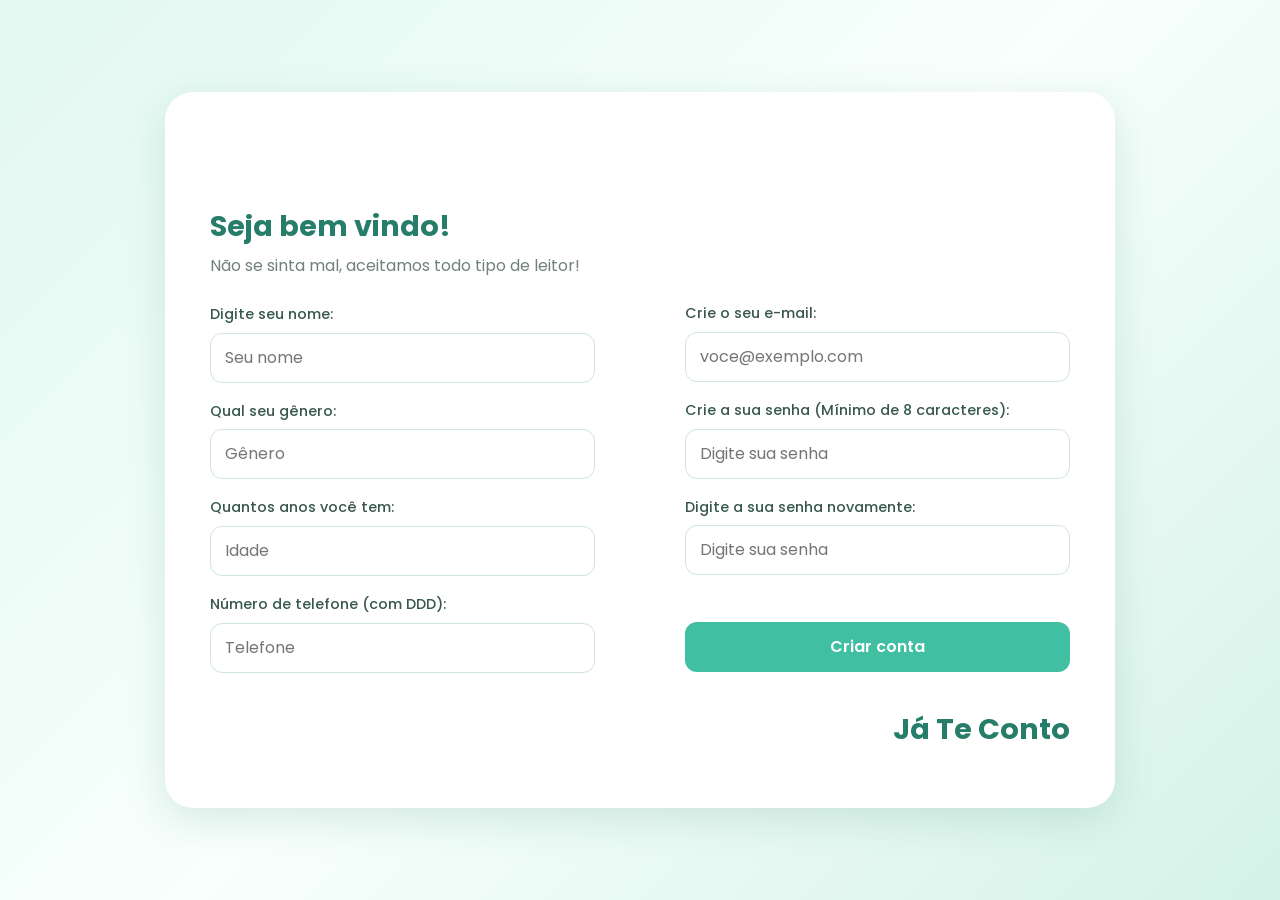
<file: JATeConto/cadastro.html>
<!DOCTYPE html>
<html lang="pt-br">
<head>
    <meta charset="UTF-8">
    <meta name="viewport" content="width=device-width, initial-scale=1.0">

    <title>Já Te Conto | Cadastro</title>

    <link href="https://cdn.jsdelivr.net/npm/bootstrap@5.0.2/dist/css/bootstrap.min.css"
          rel="stylesheet">

    <link rel="preconnect" href="https://fonts.googleapis.com">
    <link rel="preconnect" href="https://fonts.gstatic.com" crossorigin>
    <link href="https://fonts.googleapis.com/css2?family=Poppins:wght@400;500;600;700&display=swap"
          rel="stylesheet">

    <link rel="stylesheet" href="assets/cadastro_style.css">
</head>

<body class="pagina-login">

    <main class="tela-acesso">

        <section class="caixa-acesso">

            <div class="lado-capitu">
                
                <h2>Seja bem vindo!</h2>

                <p class="texto-apoio">
                    Não se sinta mal, aceitamos todo tipo de leitor!
                </p>

                <form id="formLogin">

                    <div class="campo-acesso">
                        <label for="email">Digite seu nome:</label>
                        <input
                            type="name"
                            id="name"
                            name="name"
                            placeholder="Seu nome"
                            autocomplete="name"
                            required>
                    </div>

                    <div class="campo-acesso">
                        <label for="email">Qual seu gênero:</label>
                        <input
                            type="gender"
                            id="gender"
                            name="gender"
                            placeholder="Gênero"
                            autocomplete="gender"
                            required>
                    </div>

                    <div class="campo-acesso">
                        <label for="email">Quantos anos você tem:</label>
                        <input
                            type="age"
                            id="age"
                            name="age"
                            placeholder="Idade"
                            autocomplete="age"
                            required>
                    </div>

                    <div class="campo-acesso">
                        <label for="email">Número de telefone (com DDD):</label>
                        <input
                            type="phonenumber"
                            id="phonenumber"
                            name="phonenumber"
                            placeholder="Telefone"
                            autocomplete="phonenumber"
                            required>
                    </div>

                </form>

            </div>

            <div class="lado-formulario">

                <form id="formLogin">

                    <div class="campo-acesso">
                        <label for="email">Crie o seu e-mail:</label>
                        <input
                            type="email"
                            id="email"
                            name="email"
                            placeholder="voce@exemplo.com"
                            autocomplete="email"
                            required>
                    </div>

                    <div class="campo-acesso">
                        <label for="senha">Crie a sua senha (Mínimo de 8 caracteres):</label>
                        <input
                            type="password"
                            id="senha"
                            name="senha"
                            placeholder="Digite sua senha"
                            autocomplete="current-password"
                            required>
                    </div>

                    <div class="campo-acesso">
                        <label for="senha">Digite a sua senha novamente:</label>
                        <input
                            type="password"
                            id="senha"
                            name="senha"
                            placeholder="Digite sua senha"
                            autocomplete="current-password"
                            required>
                    </div>

                    <button class="botao-acesso" type="submit">
                        Criar conta
                    </button>

                    <h1>Já Te Conto</h1>

                    <p id="mensagemLogin" role="status"></p>

                </form>

            </div>
        </section>

    </main>

    <script>
        document.getElementById("formLogin").addEventListener("submit", function(event) {
            event.preventDefault();

            document.getElementById("mensagemLogin").textContent =
                "A tela está pronta! O acesso real será configurado quando conectarmos a autenticação.";
        });
    </script>

</body>
</html>
</file>
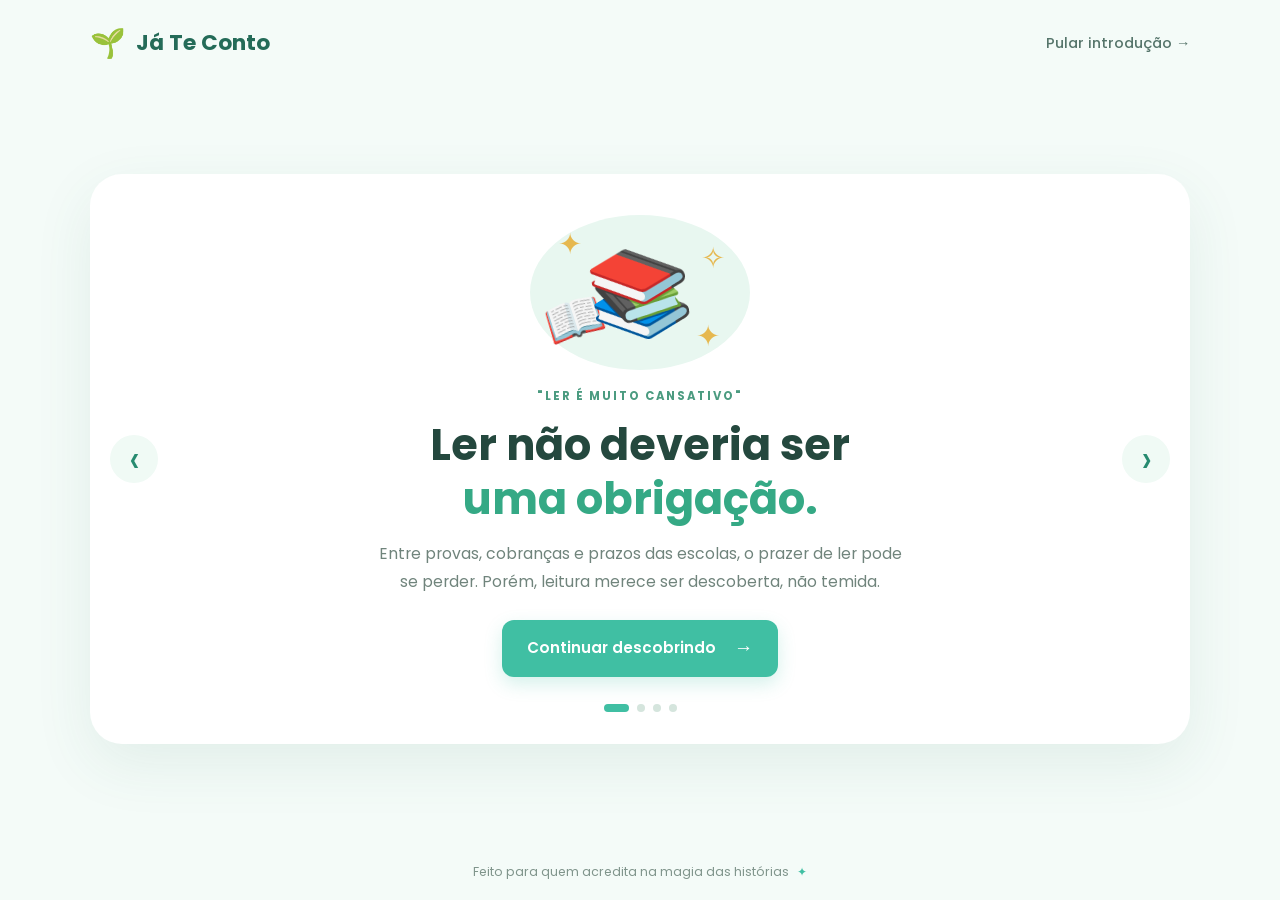
<file: JATeConto/introducao.html>
<!DOCTYPE html>
<html lang="pt-br">
<head>
    <meta charset="UTF-8">
    <meta name="viewport" content="width=device-width, initial-scale=1.0">

    <title>Já Te Conto | Redescubra a leitura</title>

    <!-- Fonte Poppins -->
    <link rel="preconnect" href="https://fonts.googleapis.com">
    <link rel="preconnect" href="https://fonts.gstatic.com" crossorigin>
    <link href="https://fonts.googleapis.com/css2?family=Poppins:wght@300;400;500;600;700;800&display=swap" rel="stylesheet">

    <!-- Bootstrap -->
    <link href="https://cdn.jsdelivr.net/npm/bootstrap@5.0.2/dist/css/bootstrap.min.css" rel="stylesheet">

    <!-- CSS do projeto -->
    <link rel="stylesheet" href="assets/index_introducao_login_style.css">
</head>

<body class="pagina-introducao">

    <!-- CABEÇALHO -->
    <header class="intro-topo">
        <a href="introducao.html" class="intro-logo">
            <span class="intro-logo-icone">🌱</span>
            <span>Já Te Conto</span>
        </a>

        <a href="login.html" class="intro-pular">
            Pular introdução →
        </a>
    </header>

    <!-- CARROSSEL DE INTRODUÇÃO -->
    <main class="intro-principal">

        <div id="carrosselIntroducao"
             class="carousel slide"
             data-bs-interval="false"
             data-bs-touch="true">

            <div class="carousel-inner">

                <!-- SLIDE 1: O PROBLEMA -->
                <section class="carousel-item active">

                    <div class="intro-conteudo">

                        <div class="intro-ilustracao ilustracao-livros">
                            <span class="estrela estrela-1">✦</span>
                            <span class="estrela estrela-2">✧</span>
                            <span class="livro-lateral">📖</span>
                            <span class="livro-central">📚</span>
                            <span class="estrela estrela-3">✦</span>
                        </div>

                        <span class="intro-etiqueta">
                            "LER É MUITO CANSATIVO"
                        </span>

                        <h1>
                            Ler não deveria ser<br>
                            <span>uma obrigação.</span>
                        </h1>

                        <p>
                            Entre provas, cobranças e prazos das escolas,
                            o prazer de ler pode se perder.
                            Porém, leitura merece ser descoberta,
                            não temida.
                        </p>

                        <button class="btn intro-botao"
                                type="button"
                                data-bs-target="#carrosselIntroducao"
                                data-bs-slide="next">
                            Continuar descobrindo <span>→</span>
                        </button>

                        <div class="intro-paginacao">
                            <span class="ponto ativo"></span>
                            <span class="ponto"></span>
                            <span class="ponto"></span>
                            <span class="ponto"></span>
                        </div>

                    </div>
                </section>


                <!-- SLIDE 2: A REFLEXÃO -->
                <section class="carousel-item">

                    <div class="intro-conteudo">

                        <div class="intro-ilustracao ilustracao-mundo">
                            <span class="nuvem">☁</span>
                            <span class="livro-aberto">📖</span>
                            <span class="brilho brilho-1">✦</span>
                            <span class="brilho brilho-2">✧</span>
                            <span class="folha">🌿</span>
                        </div>

                        <span class="intro-etiqueta">
                            "MAS É IMPOSSÍVEL COMPETIR"
                        </span>

                        <h1>
                            Entre aparências e distrações,<br>
                            <span>onde fica a leitura?</span>
                        </h1>

                        <p>
                            Em meio ao consumismo literário pelo surgimento da "imagem
                             culta de leitores" e à
                            correria digital, o conhecimento e o
                            prazer de ler podem ficar em segundo plano.
                            Que tal mudar essa história?
                        </p>

                        <button class="btn intro-botao"
                                type="button"
                                data-bs-target="#carrosselIntroducao"
                                data-bs-slide="next">
                            Conhecer nossa ideia <span>→</span>
                        </button>

                        <div class="intro-paginacao">
                            <span class="ponto"></span>
                            <span class="ponto ativo"></span>
                            <span class="ponto"></span>
                            <span class="ponto"></span>
                        </div>

                    </div>
                </section>


                <!-- SLIDE 3: A SOLUÇÃO -->
                <section class="carousel-item">

                    <div class="intro-conteudo">

                        <div class="intro-ilustracao ilustracao-jornada">
                            <span class="caminho">〰</span>
                            <span class="livro-jornada">📕</span>
                            <span class="mascote-jornada">🌱</span>
                            <span class="brilho brilho-1">✦</span>
                            <span class="brilho brilho-2">✧</span>
                        </div>

                        <span class="intro-etiqueta">
                            "O QUE É 'jÁ TE CONTO'?"
                        </span>

                        <h1>
                            Redescubra<br>
                            <span>o prazer de ler.</span>
                        </h1>

                        <p>
                            Encontre conteúdos literários em PDF,
                            amplie seus conhecimentos e descubra
                            histórias que tornam a leitura uma
                            experiência prazerosa.
                        </p>

                        <button class="btn intro-botao"
                                type="button"
                                data-bs-target="#carrosselIntroducao"
                                data-bs-slide="next">
                            Descobrir mais <span>→</span>
                        </button>

                        <div class="intro-paginacao">
                            <span class="ponto"></span>
                            <span class="ponto"></span>
                            <span class="ponto ativo"></span>
                            <span class="ponto"></span>
                        </div>

                    </div>
                </section>


                <!-- SLIDE 4: SLOGAN E CONVITE -->
                <section class="carousel-item">

                    <div class="intro-conteudo">

                        <div class="intro-ilustracao ilustracao-livros">
                            <span class="estrela estrela-1">✦</span>
                            <span class="estrela estrela-2">✧</span>
                            <span class="livro-lateral">📖</span>
                            <span class="livro-central">📚</span>
                            <span class="estrela estrela-3">✦</span>
                        </div>

                        <span class="intro-etiqueta">
                            SUA PRÓXIMA AVENTURA COMEÇA AQUI
                        </span>

                        <h1>
                            Sua próxima história favorita?<br>
                            <span>Já te conto!</span>
                        </h1>

                        <p>
                            Um universo de histórias espera por você.
                            Descubra novos livros, amplie seus
                            conhecimentos e se apaixone pela leitura.
                        </p>

                        <a href="login.html" class="btn intro-botao">
                            Começar minha jornada <span>→</span>
                        </a>

                        <div class="intro-paginacao">
                            <span class="ponto"></span>
                            <span class="ponto"></span>
                            <span class="ponto"></span>
                            <span class="ponto ativo"></span>
                        </div>

                    </div>
                </section>

            </div>

            <!-- SETA PARA VOLTAR -->
            <button class="carousel-control-prev intro-seta intro-seta-esquerda"
                    type="button"
                    data-bs-target="#carrosselIntroducao"
                    data-bs-slide="prev"
                    aria-label="Slide anterior">

                <span aria-hidden="true">‹</span>
            </button>

            <!-- SETA PARA AVANÇAR -->
            <button class="carousel-control-next intro-seta intro-seta-direita"
                    type="button"
                    data-bs-target="#carrosselIntroducao"
                    data-bs-slide="next"
                    aria-label="Próximo slide">

                <span aria-hidden="true">›</span>
            </button>

        </div>
    </main>

    <!-- RODAPÉ -->
    <footer class="intro-rodape">
        Feito para quem acredita na magia das histórias
        <span>✦</span>
    </footer>

    <!-- JavaScript do Bootstrap -->
    <script src="https://cdn.jsdelivr.net/npm/bootstrap@5.0.2/dist/js/bootstrap.bundle.min.js"></script>

</body>
</html>
</file>
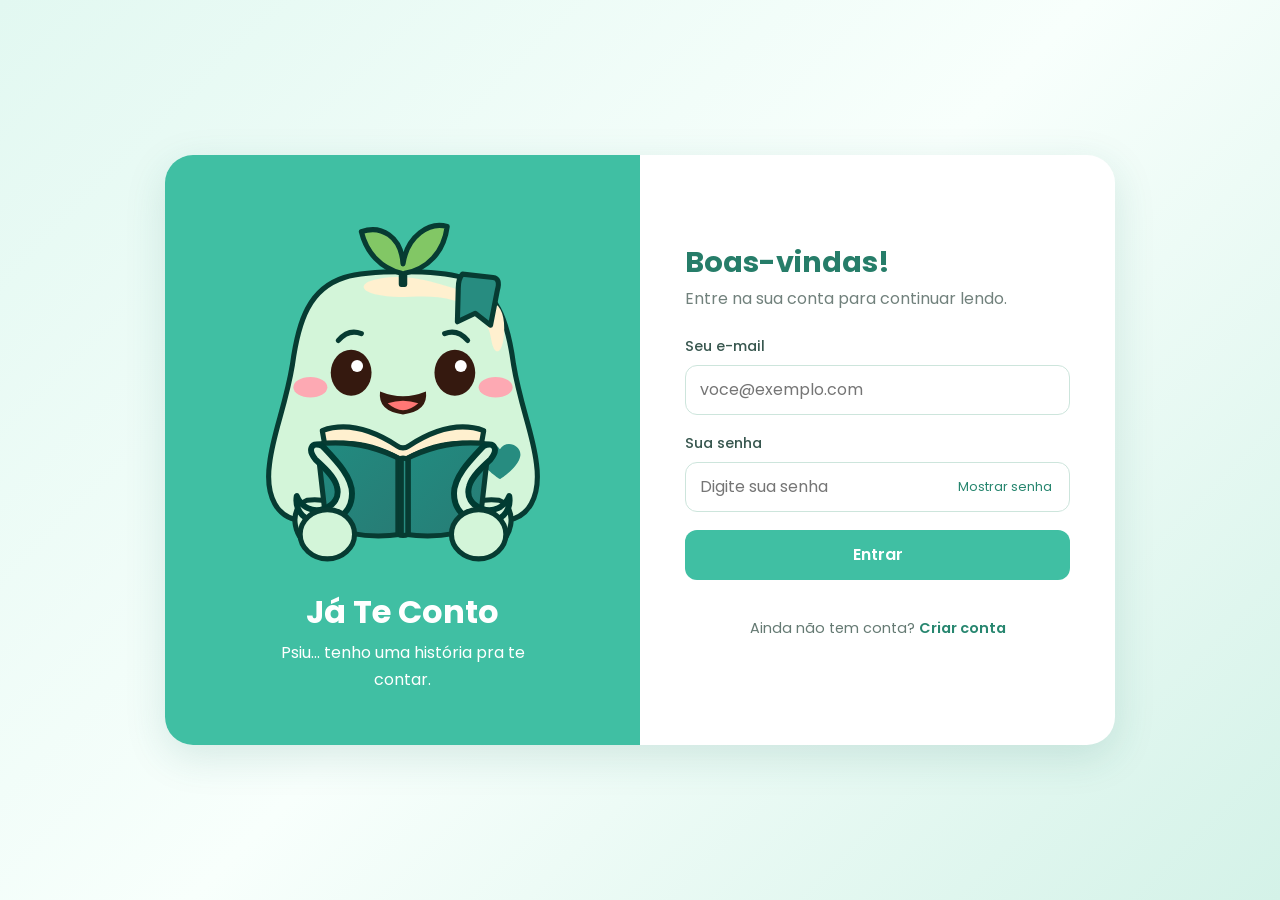
<file: JATeConto/login.html>
<!DOCTYPE html>
<html lang="pt-br">
<head>
    <meta charset="UTF-8">
    <meta name="viewport" content="width=device-width, initial-scale=1.0">

    <title>Já Te Conto | Entrar</title>

    <link href="https://cdn.jsdelivr.net/npm/bootstrap@5.0.2/dist/css/bootstrap.min.css"
          rel="stylesheet">

    <link rel="preconnect" href="https://fonts.googleapis.com">
    <link rel="preconnect" href="https://fonts.gstatic.com" crossorigin>
    <link href="https://fonts.googleapis.com/css2?family=Poppins:wght@400;500;600;700&display=swap"
          rel="stylesheet">

    <link rel="stylesheet" href="assets/index_introducao_login_style.css">
    <link rel="stylesheet" href="assets/mushu.css">
</head>

<body class="pagina-login">

    <main class="tela-acesso">

        <section class="caixa-acesso">

            <div class="lado-capitu">
    <div class="mushu-palco" data-mushu></div>

    <h1>Já Te Conto</h1>

    <p>
        Psiu… tenho uma história pra te contar.
    </p>
</div>

            <div class="lado-formulario">

                <h2>Boas-vindas!</h2>

                <p class="texto-apoio">
                    Entre na sua conta para continuar lendo.
                </p>

                <form id="formLogin">

                    <div class="campo-acesso">
                        <label for="email">Seu e-mail</label>
                        <input
                            type="email"
                            id="email"
                            name="email"
                            placeholder="voce@exemplo.com"
                            autocomplete="email"
                            required>
                    </div>

                    <div class="campo-acesso">
                        <label for="senha">Sua senha</label>
                        <div class="senha-container">
    <input
        type="password"
        id="senha"
        name="senha"
        placeholder="Digite sua senha"
        autocomplete="current-password"
        required>

    <button
        type="button"
        id="alternarSenha"
        class="botao-mostrar-senha"
        aria-label="Mostrar senha"
        aria-pressed="false">
        Mostrar senha
    </button>
</div>
                    </div>

                    <button class="botao-acesso" type="submit">
                        Entrar
                    </button>

                    <p id="mensagemLogin" role="status"></p>

                </form>

                <p class="link-alternar">
                    Ainda não tem conta?
                    <a href="cadastro.html">Criar conta</a>
                </p>

            </div>
        </section>

    </main>

    <script>
        document.getElementById("formLogin").addEventListener("submit", function(event) {
            event.preventDefault();

            document.getElementById("mensagemLogin").textContent =
                "A tela está pronta! O acesso real será configurado quando conectarmos a autenticação.";
        });
    </script>

<script src="assets/js/mushu.js"></script>
</body>
</html>
</file>
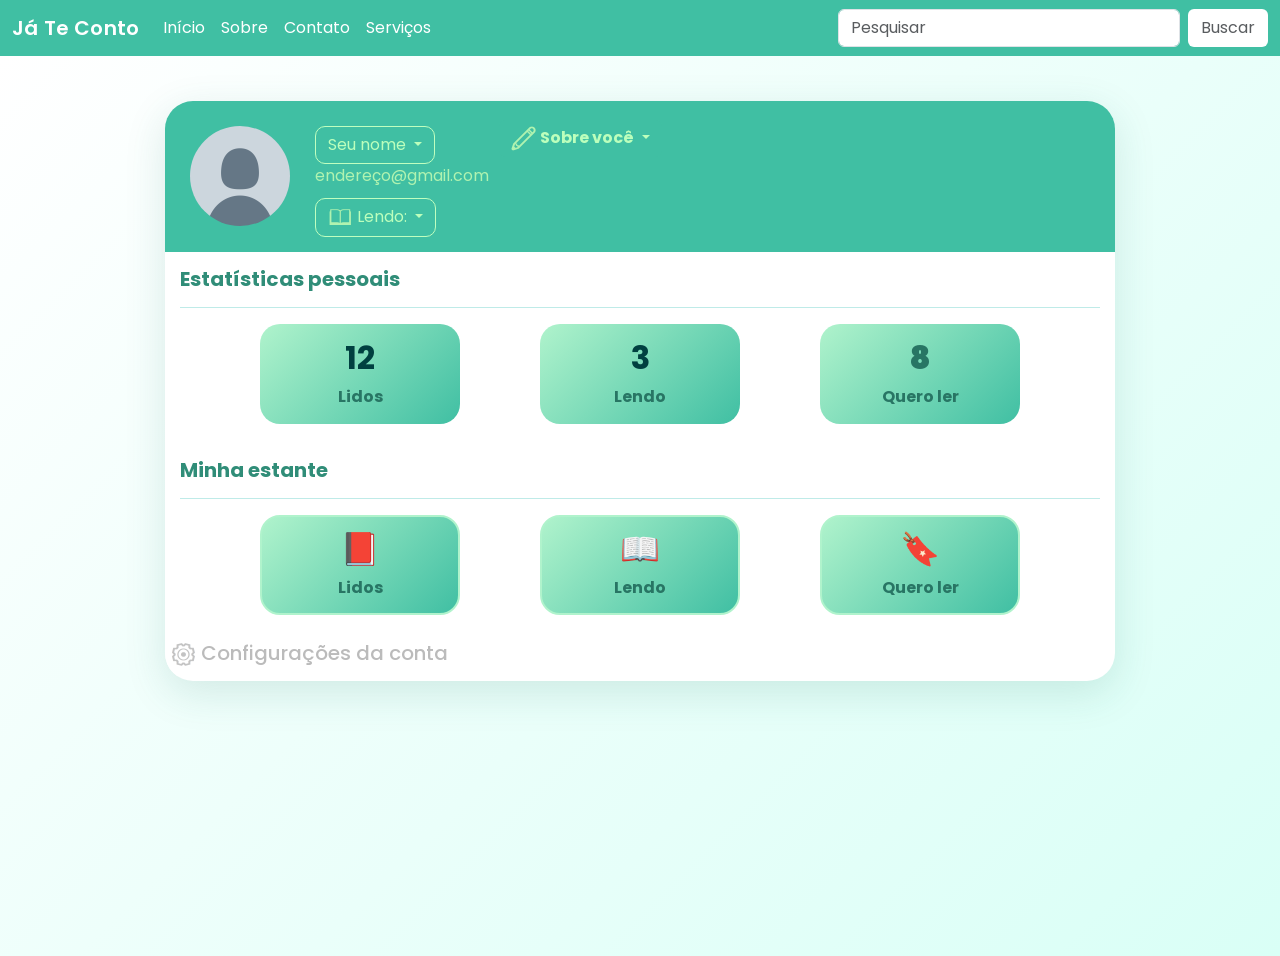
<file: JATeConto/perfil.html>
<!DOCTYPE html>
<html lang="pt-br">
<head>
    <meta charset="UTF-8">
    <meta name="viewport" content="width=device-width, initial-scale=1.0">
    <title>Conta | Perfil</title>

    <link href="https://cdn.jsdelivr.net/npm/bootstrap@5.0.2/dist/css/bootstrap.min.css"
          rel="stylesheet">

    <link rel="preconnect" href="https://fonts.googleapis.com">
    <link rel="preconnect" href="https://fonts.gstatic.com" crossorigin>
    <link href="https://fonts.googleapis.com/css2?family=Poppins:wght@400;500;600;700&display=swap"
          rel="stylesheet">

    <link href="https://cdn.jsdelivr.net/npm/bootstrap@5.3.8/dist/css/bootstrap.min.css" rel="stylesheet" integrity="sha384-sRIl4kxILFvY47J16cr9ZwB07vP4J8+LH7qKQnuqkuIAvNWLzeN8tE5YBujZqJLB" crossorigin="anonymous">

    <link rel="stylesheet" href="assets/index_introducao_login_style.css">
    <link rel="stylesheet" href="assets/perfil_style.css">

</head>
<body class="pagina-perfil">
    
    <header>
        <nav class="navbar navbar-expand-lg navbar-light cabecalho-verde-agua">
  <div class="container-fluid">
    <a class="navbar-brand text-white" href="#">Já Te Conto</a>
    <button class="navbar-toggler" type="button" data-bs-toggle="collapse" data-bs-target="#navbarSupportedContent" aria-controls="navbarSupportedContent" aria-expanded="false" aria-label="Toggle navigation">
      <span class="navbar-toggler-icon"></span>
    </button>
    <div class="collapse navbar-collapse" id="navbarSupportedContent">
      <ul class="navbar-nav me-auto mb-2 mb-lg-0">
        <li class="nav-item">
          <a class="nav-link active text-white" aria-current="page" href="#">Início</a>
        </li>
        <li class="nav-item">
          <a class="nav-link text-white" href="#">Sobre</a>
        </li>
        <li class="nav-item">
          <a class="nav-link text-white" href="#">Contato</a>
        </li>
        <li class="nav-item">
          <a class="nav-link text-white" href="#">Serviços</a>
        </li>
      </ul>
      <form class="d-flex">
        <input class="form-control me-2" type="search" placeholder="Pesquisar" aria-label="Search">
        <button class="btn btn-outline-white bg-white text-muted" type="submit">Buscar</button>
      </form>
    </div>
  </div>
</nav>
    </header>

    <main class="tela-perfil">
        
        <section class="caixa-perfil">
            
            <div class="lado-banner">
                
                <section class="foto-perfil">
                    <img src="assets/Placeholder.png" alt="Placeholder.png">
                </section>
                
                <section class="texto-banner">
                    <section class="nome-banner">
                        <div class="dropdown">
                            <button class="btn btn-secondary dropdown-toggle" type="button" data-bs-toggle="dropdown" aria-expanded="false">
                                Seu nome
                            </button>
                            <input class="dropdown-menu"
                                maxlength="12"
                                type="text"
                                id="campoTextoNome"
                                placeholder="Como você se chama?"
                                >
                         </div>
                        <h2 id="textoExibidoNome"><b></b></h2>
                </section>

                    <u>endereço@gmail.com</u>
                    <br>

                    <div class="dropdown">
                        <button class="btn btn-secondary dropdown-toggle" type="button" data-bs-toggle="dropdown" aria-expanded="false">
                            <img src="assets/ButtonEmoji1.png" alt="ButtonEmoji1" class="botao-imagem"> Lendo:
                            <b id="textoExibidoLendo"></b>
                        </button>
                        <input class="dropdown-menu"
                            maxlength="22"
                            type="text"
                            id="campoTextoLendo"
                            placeholder="(Livro que te fez chorar)"
                            >
                    </div>
                </section>
                
                <section class="biografia">
                    <div class="dropdown">
                        <button class="btn btn-secondary dropdown-toggle" type="button" data-bs-toggle="dropdown" aria-expanded="false">
                            <img src="assets/ButtonEmoji2.png" alt="ButtonEmoji2" class="botao-imagem"> <b>Sobre você</b>
                        </button>
                        <input class="dropdown-menu"
                            maxlength="20"
                            type="text"
                            id="campoTextoBio"
                            placeholder="(Uma frase marcante)"
                            >
                    </div>
                    <b id="textoExibidoBio"></b>
                </section>
            
            </div>

            <div class="lado-conta">
                
                <h5 class="texto-estante"><b>Estatísticas pessoais</b></h5>
                <hr>

                <section class="estatisticas">
                    
                    <section class="estatistica">
                        <h2>12</h2>
                        <b>Lidos</b>
                    </section>

                    <section class="estatistica">
                        <h2>3</h2>
                        <b>Lendo</b>
                    </section>

                    <section class="estatistica">
                        <h2><b>8</b></h2>
                        <b>Quero ler</b>
                    </section>

                </section>
                
                <br>
                <h5 class="texto-estante"><b>Minha estante</b></h5>
                <hr>

                <section class="estatisticas">
                    
                    <button class="categoria">
                        <h2>📕</h2>
                        <b>Lidos</b>
                    </button>

                    <button class="categoria">
                        <h2>📖</h2>
                        <b>Lendo</b>
                    </button>

                    <button class="categoria">
                        <h2>🔖</h2>
                        <b>Quero ler</b>
                    </button>

                </section>
            
            </div>

            <div class="configuracoes">
                <button>
                    <h5>
                        <img src="assets/ButtonEmoji3.png" alt="ButtonEmoji3" class="botao-imagem">
                        Configurações da conta
                    </h5>
                </button>
            </div>
            
        </section>

    </main>

    <script src="https://cdn.jsdelivr.net/npm/@popperjs/core@2.11.8/dist/umd/popper.min.js" integrity="sha384-I7E8VVD/ismYTF4hNIPjVp/Zjvgyol6VFvRkX/vR+Vc4jQkC+hVqc2pM8ODewa9r" crossorigin="anonymous"></script>
    <script src="https://cdn.jsdelivr.net/npm/bootstrap@5.3.8/dist/js/bootstrap.min.js" integrity="sha384-G/EV+4j2dNv+tEPo3++6LCgdCROaejBqfUeNjuKAiuXbjrxilcCdDz6ZAVfHWe1Y" crossorigin="anonymous"></script>
    <script src="assets/js/biografia.js"></script>
</body>
</html>
</file>
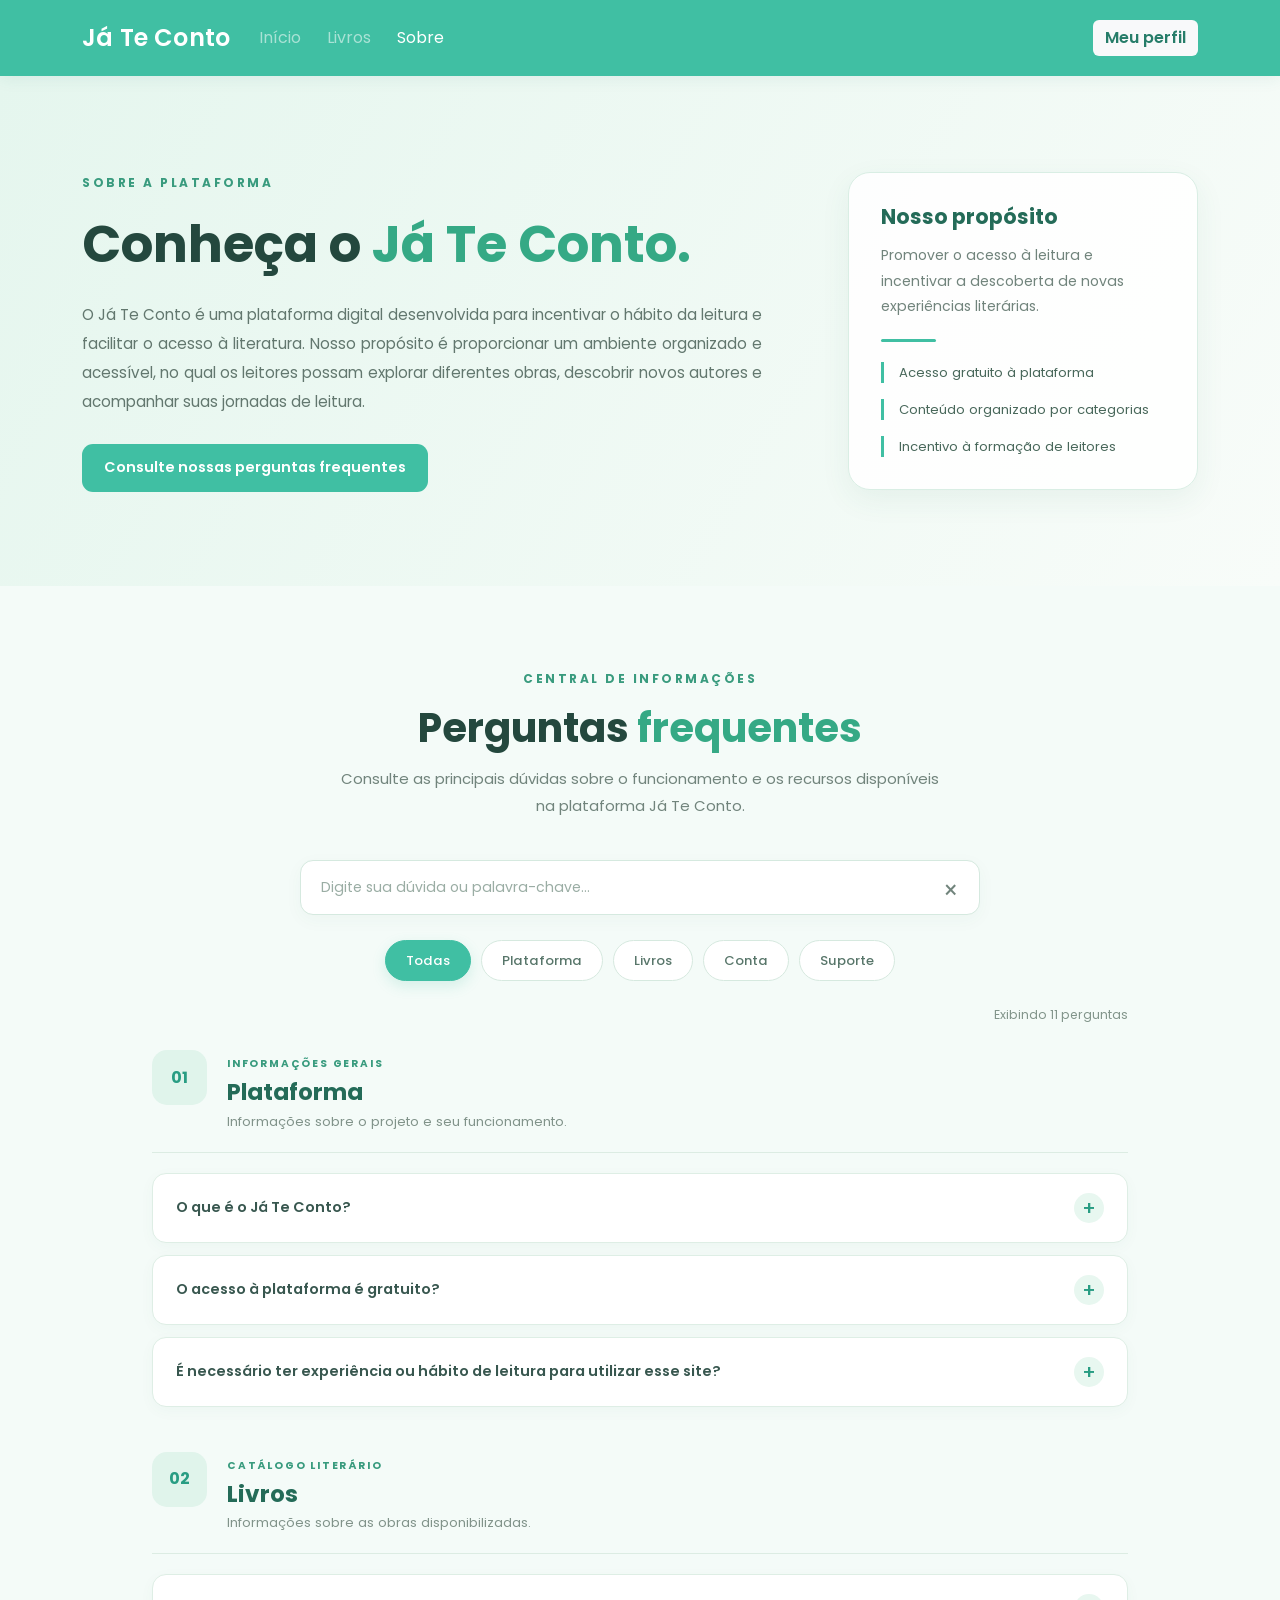
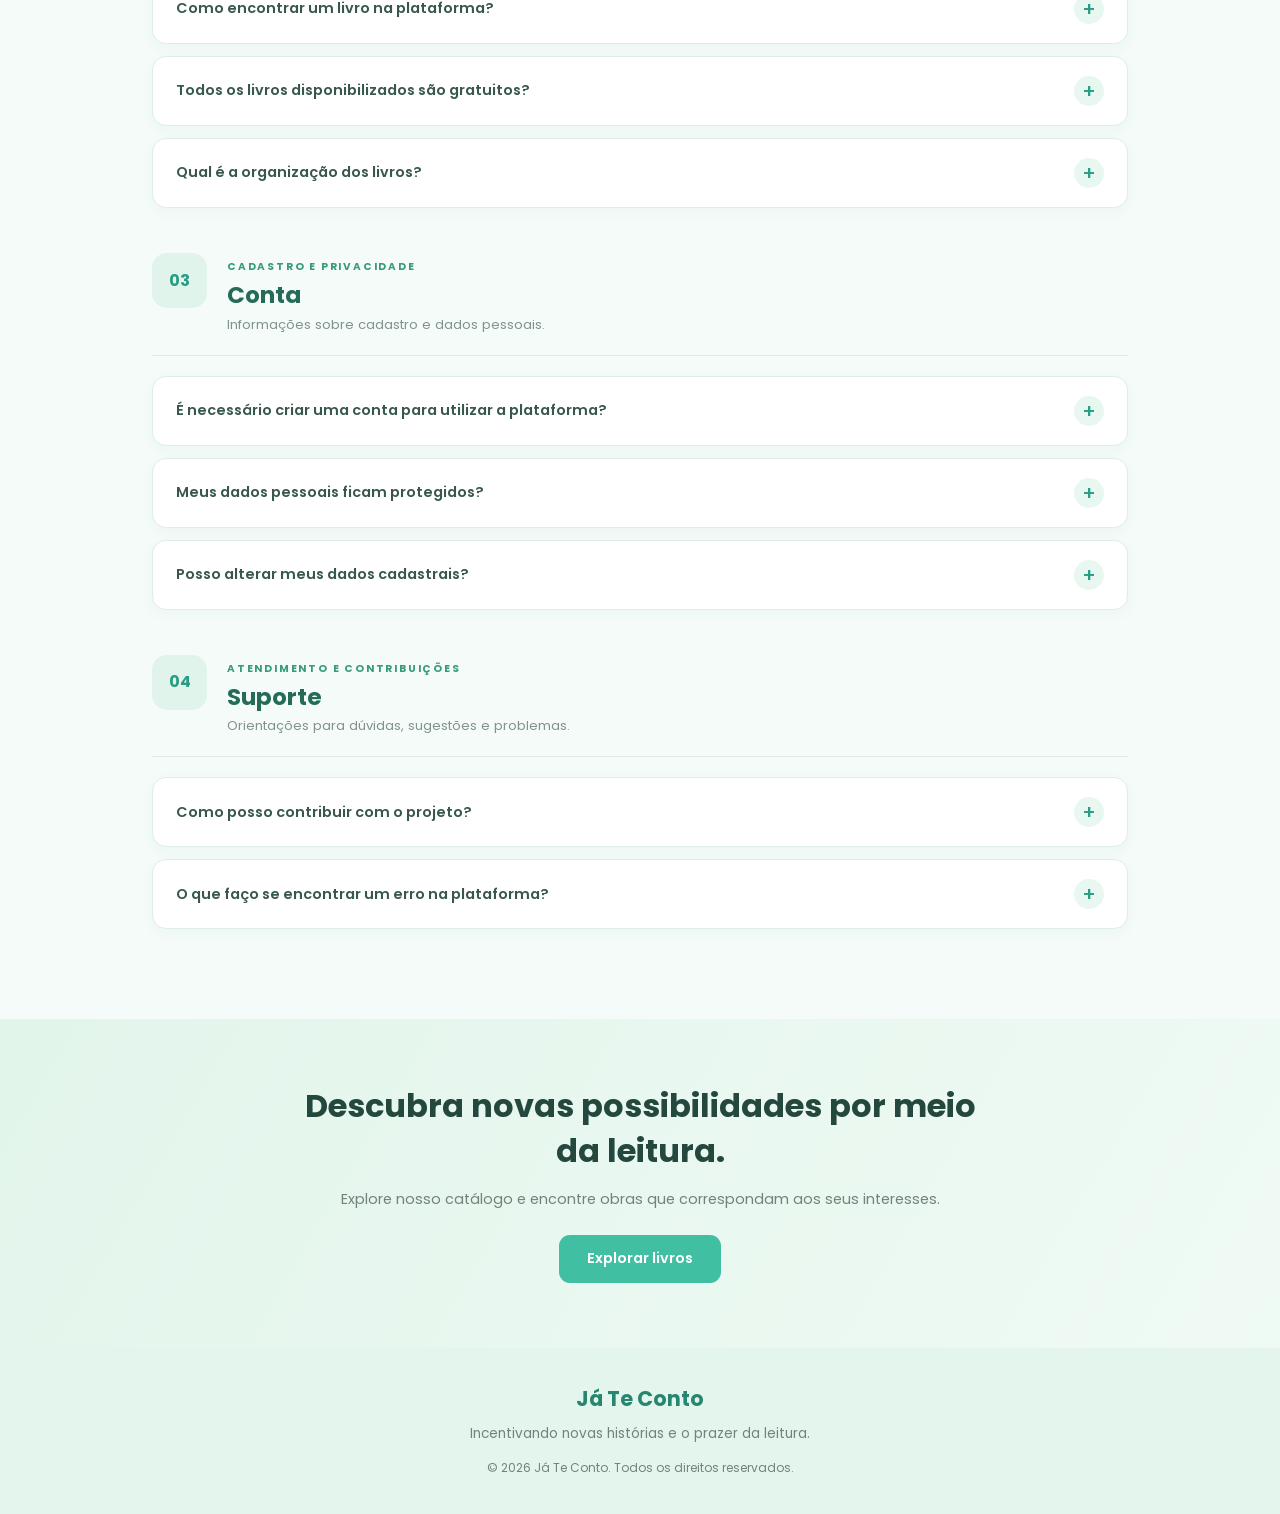
<file: JATeConto/sobre.html>
<!DOCTYPE html>
<html lang="pt-BR">

<head>
    <meta charset="UTF-8">
    <meta name="viewport" content="width=device-width, initial-scale=1.0">

    <title>Sobre | Já Te Conto</title>

    <!-- Bootstrap -->
    <link href="https://cdn.jsdelivr.net/npm/bootstrap@5.3.3/dist/css/bootstrap.min.css" rel="stylesheet">

    <!-- Fonte Poppins -->
    <link rel="preconnect" href="https://fonts.googleapis.com">
    <link rel="preconnect" href="https://fonts.gstatic.com" crossorigin>
    <link href="https://fonts.googleapis.com/css2?family=Poppins:wght@400;500;600;700&display=swap" rel="stylesheet">

    <!-- CSS da página Sobre -->
    <link rel="stylesheet" href="assets/sobre.css">
</head>

<body class="pagina-sobre">

    <!-- =====================================
         MENU PRINCIPAL
    ====================================== -->

    <nav class="navbar navbar-expand-lg navbar-dark cabecalho-verde-agua">

        <div class="container">

            <a class="navbar-brand" href="index.html">
                Já Te Conto
            </a>

            <button class="navbar-toggler"
                type="button"
                data-bs-toggle="collapse"
                data-bs-target="#menuPrincipal"
                aria-controls="menuPrincipal"
                aria-expanded="false"
                aria-label="Abrir menu">

                <span class="navbar-toggler-icon"></span>

            </button>

            <div class="collapse navbar-collapse" id="menuPrincipal">

                <ul class="navbar-nav me-auto mb-2 mb-lg-0">

                    <li class="nav-item">
                        <a class="nav-link" href="index.html">Início</a>
                    </li>

                    <li class="nav-item">
                        <a class="nav-link" href="livros.html">Livros</a>
                    </li>

                    <li class="nav-item">
                        <a class="nav-link active" aria-current="page" href="sobre.html">Sobre</a>
                    </li>

                </ul>

                <a class="btn btn-light botao-perfil" href="login.html">
                    Meu perfil
                </a>

            </div>

        </div>

    </nav>


    <main>

        <!-- =====================================
             APRESENTAÇÃO DO PROJETO
        ====================================== -->

        <section class="sobre-hero">

            <div class="container sobre-hero-conteudo">

                <div class="sobre-texto">

                    <span class="etiqueta-sobre">
                        SOBRE A PLATAFORMA
                    </span>

                    <h1>
                        Conheça o
                        <span>Já Te Conto.</span>
                    </h1>

                    <p>
                        O Já Te Conto é uma plataforma digital desenvolvida
                        para incentivar o hábito da leitura e facilitar o
                        acesso à literatura. Nosso propósito é proporcionar
                        um ambiente organizado e acessível, no qual os
                        leitores possam explorar diferentes obras, descobrir
                        novos autores e acompanhar suas jornadas de leitura.
                    </p>

                    <a href="#perguntas" class="botao-explorar">
                        Consulte nossas perguntas frequentes
                    </a>

                </div>


                <!-- CARTÃO INSTITUCIONAL -->

                <aside class="sobre-destaque">

                    <h2>Nosso propósito</h2>

                    <p>
                        Promover o acesso à leitura e incentivar a
                        descoberta de novas experiências literárias.
                    </p>

                    <div class="destaque-linha"></div>

                    <div class="destaque-itens">

                        <span>Acesso gratuito à plataforma</span>

                        <span>Conteúdo organizado por categorias</span>

                        <span>Incentivo à formação de leitores</span>

                    </div>

                </aside>

            </div>

        </section>



        <!-- =====================================
             PERGUNTAS FREQUENTES - FAQ
        ====================================== -->

        <section class="faq-principal" id="perguntas">

            <div class="container faq-container">

                <!-- TÍTULO -->

                <header class="faq-introducao">

                    <span class="etiqueta-sobre">
                        CENTRAL DE INFORMAÇÕES
                    </span>

                    <h2>
                        Perguntas <span>frequentes</span>
                    </h2>

                    <p>
                        Consulte as principais dúvidas sobre o funcionamento
                        e os recursos disponíveis na plataforma Já Te Conto.
                    </p>

                </header>



                <!-- CAMPO DE PESQUISA -->

                <div class="faq-busca">

                    <label for="buscarPergunta" class="visually-hidden">
                        Buscar uma pergunta
                    </label>

                    <input
                        type="search"
                        id="buscarPergunta"
                        placeholder="Digite sua dúvida ou palavra-chave..."
                        autocomplete="off"
                    >

                    <button
                        type="button"
                        id="limparBusca"
                        class="limpar-busca"
                        aria-label="Limpar busca">

                        ×

                    </button>

                </div>



                <!-- FILTROS DOS TÓPICOS -->

                <div class="faq-filtros" role="group" aria-label="Filtrar perguntas por tópico">

                    <button
                        class="filtro-topico ativo"
                        type="button"
                        data-filtro="todos"
                        aria-pressed="true">

                        Todas

                    </button>

                    <button
                        class="filtro-topico"
                        type="button"
                        data-filtro="plataforma"
                        aria-pressed="false">

                        Plataforma

                    </button>

                    <button
                        class="filtro-topico"
                        type="button"
                        data-filtro="livros"
                        aria-pressed="false">

                        Livros

                    </button>

                    <button
                        class="filtro-topico"
                        type="button"
                        data-filtro="conta"
                        aria-pressed="false">

                        Conta

                    </button>

                    <button
                        class="filtro-topico"
                        type="button"
                        data-filtro="suporte"
                        aria-pressed="false">

                        Suporte

                    </button>

                </div>



                <!-- CONTADOR DE PERGUNTAS -->

                <p class="faq-contagem" id="contadorPerguntas" aria-live="polite">
                    Exibindo 11 perguntas
                </p>



                <!-- LISTA DOS TÓPICOS -->

                <div class="faq-lista">


                    <!-- =====================================
                         TÓPICO 1 - PLATAFORMA
                    ====================================== -->

                    <section class="faq-grupo" data-categoria="plataforma">

                        <div class="faq-titulo-grupo">

                            <span class="numero-grupo">01</span>

                            <div>

                                <span class="grupo-etiqueta">
                                    INFORMAÇÕES GERAIS
                                </span>

                                <h3>Plataforma</h3>

                                <p>
                                    Informações sobre o projeto e seu funcionamento.
                                </p>

                            </div>

                        </div>


                        <div class="faq-perguntas">


                            <!-- PERGUNTA 1.1 -->

                            <article class="faq-item">

                                <h4>

                                    <button class="faq-pergunta" type="button" aria-expanded="false">

                                        <span>O que é o Já Te Conto?</span>

                                        <span class="faq-sinal" aria-hidden="true">+</span>

                                    </button>

                                </h4>

                                <div class="faq-resposta" hidden>

                                    <p>
                                        O Já Te Conto é uma plataforma digital criada
                                        para incentivar o hábito da leitura e tornar
                                        o acesso aos livros mais simples e acessível.
                                        Nosso objetivo é aproximar as pessoas do
                                        universo literário, oferecendo um espaço onde
                                        todos possam descobrir novas histórias e
                                        acompanhar suas jornadas de leitura.
                                    </p>

                                </div>

                            </article>



                            <!-- PERGUNTA 1.2 -->

                            <article class="faq-item">

                                <h4>

                                    <button class="faq-pergunta" type="button" aria-expanded="false">

                                        <span>O acesso à plataforma é gratuito?</span>

                                        <span class="faq-sinal" aria-hidden="true">+</span>

                                    </button>

                                </h4>

                                <div class="faq-resposta" hidden>

                                    <p>
                                        Sim! O Já Te Conto é uma plataforma gratuita.
                                        Queremos democratizar o acesso à leitura,
                                        permitindo que todos possam explorar o catálogo
                                        e aproveitar os recursos disponíveis sem
                                        precisar pagar por isso.
                                    </p>

                                </div>

                            </article>



                            <!-- PERGUNTA 1.3 -->

                            <article class="faq-item">

                                <h4>

                                    <button class="faq-pergunta" type="button" aria-expanded="false">

                                        <span>
                                            É necessário ter experiência ou hábito
                                            de leitura para utilizar esse site?
                                        </span>

                                        <span class="faq-sinal" aria-hidden="true">+</span>

                                    </button>

                                </h4>

                                <div class="faq-resposta" hidden>

                                    <p>
                                        Não! O Já Te Conto foi desenvolvido para todos
                                        os tipos de leitores, desde aqueles que estão
                                        começando a ler até os que já possuem o hábito
                                        da leitura. Aqui, cada pessoa pode descobrir
                                        seu próprio ritmo e encontrar histórias que
                                        despertem seu interesse.
                                    </p>

                                </div>

                            </article>

                        </div>

                    </section>



                    <!-- =====================================
                         TÓPICO 2 - LIVROS
                    ====================================== -->

                    <section class="faq-grupo" data-categoria="livros">

                        <div class="faq-titulo-grupo">

                            <span class="numero-grupo">02</span>

                            <div>

                                <span class="grupo-etiqueta">
                                    CATÁLOGO LITERÁRIO
                                </span>

                                <h3>Livros</h3>

                                <p>
                                    Informações sobre as obras disponibilizadas.
                                </p>

                            </div>

                        </div>


                        <div class="faq-perguntas">


                            <!-- PERGUNTA 2.1 -->

                            <article class="faq-item">

                                <h4>

                                    <button class="faq-pergunta" type="button" aria-expanded="false">

                                        <span>Como encontrar um livro na plataforma?</span>

                                        <span class="faq-sinal" aria-hidden="true">+</span>

                                    </button>

                                </h4>

                                <div class="faq-resposta" hidden>

                                    <p>
                                        Você pode explorar o catálogo e procurar livros
                                        de acordo com suas preferências. Utilize as
                                        informações disponíveis, como título, autor
                                        e gênero literário, para encontrar histórias
                                        que combinem com você.
                                    </p>

                                </div>

                            </article>



                            <!-- PERGUNTA 2.2 -->

                            <article class="faq-item">

                                <h4>

                                    <button class="faq-pergunta" type="button" aria-expanded="false">

                                        <span>Todos os livros disponibilizados são gratuitos?</span>

                                        <span class="faq-sinal" aria-hidden="true">+</span>

                                    </button>

                                </h4>

                                <div class="faq-resposta" hidden>

                                    <p>
                                        Sim! Os livros disponibilizados na plataforma
                                        podem ser acessados gratuitamente. Nosso
                                        propósito é facilitar o contato dos usuários
                                        com a literatura, sem que o custo seja uma
                                        barreira para a leitura.
                                    </p>

                                </div>

                            </article>



                            <!-- PERGUNTA 2.3 -->

                            <article class="faq-item">

                                <h4>

                                    <button class="faq-pergunta" type="button" aria-expanded="false">

                                        <span>Qual é a organização dos livros?</span>

                                        <span class="faq-sinal" aria-hidden="true">+</span>

                                    </button>

                                </h4>

                                <div class="faq-resposta" hidden>

                                    <p>
                                        Os livros são organizados de acordo com
                                        informações como título, autor, editora,
                                        gênero literário e faixa etária recomendada.
                                        Essa organização facilita a busca e permite
                                        que cada usuário encontre obras de acordo
                                        com seus interesses.
                                    </p>

                                </div>

                            </article>

                        </div>

                    </section>



                    <!-- =====================================
                         TÓPICO 3 - CONTA
                    ====================================== -->

                    <section class="faq-grupo" data-categoria="conta">

                        <div class="faq-titulo-grupo">

                            <span class="numero-grupo">03</span>

                            <div>

                                <span class="grupo-etiqueta">
                                    CADASTRO E PRIVACIDADE
                                </span>

                                <h3>Conta</h3>

                                <p>
                                    Informações sobre cadastro e dados pessoais.
                                </p>

                            </div>

                        </div>


                        <div class="faq-perguntas">


                            <!-- PERGUNTA 3.1 -->

                            <article class="faq-item">

                                <h4>

                                    <button class="faq-pergunta" type="button" aria-expanded="false">

                                        <span>
                                            É necessário criar uma conta para utilizar
                                            a plataforma?
                                        </span>

                                        <span class="faq-sinal" aria-hidden="true">+</span>

                                    </button>

                                </h4>

                                <div class="faq-resposta" hidden>

                                    <p>
                                        Sim! A criação de uma conta permite que você
                                        tenha acesso aos recursos personalizados do
                                        Já Te Conto, como o acompanhamento do seu
                                        progresso e a organização das suas leituras.
                                    </p>

                                </div>

                            </article>



                            <!-- PERGUNTA 3.2 -->

                            <article class="faq-item">

                                <h4>

                                    <button class="faq-pergunta" type="button" aria-expanded="false">

                                        <span>Meus dados pessoais ficam protegidos?</span>

                                        <span class="faq-sinal" aria-hidden="true">+</span>

                                    </button>

                                </h4>

                                <div class="faq-resposta" hidden>

                                    <p>
                                        A privacidade dos nossos usuários é importante.
                                        As informações fornecidas no cadastro devem
                                        ser utilizadas apenas para as finalidades
                                        relacionadas ao funcionamento da plataforma,
                                        seguindo os princípios de proteção de dados
                                        da Lei Geral de Proteção de Dados (LGPD).
                                    </p>

                                </div>

                            </article>



                            <!-- PERGUNTA 3.3 -->

                            <article class="faq-item">

                                <h4>

                                    <button class="faq-pergunta" type="button" aria-expanded="false">

                                        <span>Posso alterar meus dados cadastrais?</span>

                                        <span class="faq-sinal" aria-hidden="true">+</span>

                                    </button>

                                </h4>

                                <div class="faq-resposta" hidden>

                                    <p>
                                        Sim! Caso precise atualizar alguma informação,
                                        você poderá realizar alterações nos seus
                                        dados cadastrais por meio das opções de
                                        gerenciamento da sua conta, quando disponíveis.
                                    </p>

                                </div>

                            </article>

                        </div>

                    </section>



                    <!-- =====================================
                         TÓPICO 4 - SUPORTE
                    ====================================== -->

                    <section class="faq-grupo" data-categoria="suporte">

                        <div class="faq-titulo-grupo">

                            <span class="numero-grupo">04</span>

                            <div>

                                <span class="grupo-etiqueta">
                                    ATENDIMENTO E CONTRIBUIÇÕES
                                </span>

                                <h3>Suporte</h3>

                                <p>
                                    Orientações para dúvidas, sugestões e problemas.
                                </p>

                            </div>

                        </div>


                        <div class="faq-perguntas">


                            <!-- PERGUNTA 4.1 -->

                            <article class="faq-item">

                                <h4>

                                    <button class="faq-pergunta" type="button" aria-expanded="false">

                                        <span>Como posso contribuir com o projeto?</span>

                                        <span class="faq-sinal" aria-hidden="true">+</span>

                                    </button>

                                </h4>

                                <div class="faq-resposta" hidden>

                                    <p>
                                        Existem várias formas de contribuir! Você
                                        pode utilizar e divulgar a plataforma,
                                        compartilhar sugestões de livros, indicar
                                        melhorias e enviar feedbacks para nossa equipe.
                                        Toda contribuição é importante para o crescimento
                                        do Já Te Conto e para incentivar cada vez mais
                                        pessoas a desenvolverem o hábito da leitura.
                                    </p>

                                </div>

                            </article>



                            <!-- PERGUNTA 4.2 -->

                            <article class="faq-item">

                                <h4>

                                    <button class="faq-pergunta" type="button" aria-expanded="false">

                                        <span>
                                            O que faço se encontrar um erro na plataforma?
                                        </span>

                                        <span class="faq-sinal" aria-hidden="true">+</span>

                                    </button>

                                </h4>

                                <div class="faq-resposta" hidden>

                                    <p>
                                        Caso encontre algum erro ou dificuldade durante
                                        a utilização do site, recomendamos que entre
                                        em contato com nossa equipe, informando o
                                        problema encontrado e, se possível, enviando
                                        uma descrição ou captura de tela. Assim,
                                        poderemos identificar a situação e trabalhar
                                        para solucioná-la.
                                    </p>

                                </div>

                            </article>

                        </div>

                    </section>

                </div>



                <!-- MENSAGEM QUANDO NÃO HOUVER RESULTADOS -->

                <div class="faq-sem-resultado" id="semResultado" hidden>

                    <h3>Nenhuma pergunta encontrada</h3>

                    <p>
                        Não foram encontradas perguntas correspondentes
                        à sua pesquisa. Tente utilizar outros termos
                        ou selecionar um dos tópicos disponíveis.
                    </p>

                    <button type="button" id="verTodas">
                        Visualizar todas as perguntas
                    </button>

                </div>

            </div>

        </section>



        <!-- =====================================
             CHAMADA FINAL
        ====================================== -->

        <section class="sobre-final">

            <div class="container">

                <h2>
                    Descubra novas possibilidades por meio da leitura.
                </h2>

                <p>
                    Explore nosso catálogo e encontre obras que
                    correspondam aos seus interesses.
                </p>

                <a href="livros.html">
                    Explorar livros
                </a>

            </div>

        </section>

    </main>



    <!-- =====================================
         RODAPÉ
    ====================================== -->

    <footer class="sobre-rodape">

        <a href="index.html">
            Já Te Conto
        </a>

        <p>
            Incentivando novas histórias e o prazer da leitura.
        </p>

        <span>
            © 2026 Já Te Conto. Todos os direitos reservados.
        </span>

    </footer>



    <!-- BOOTSTRAP JS -->

    <script src="https://cdn.jsdelivr.net/npm/bootstrap@5.3.3/dist/js/bootstrap.bundle.min.js"></script>


    <!-- JAVASCRIPT DO FAQ -->

    <script src="assets/js/sobre.js"></script>

</body>

</html>
</file>
<file: JATeConto/assets/cadastro_style.css>
/* Cor do cabeçalho */
.cabecalho-verde-agua {
    background-color: #40BFA3;
}


/* Imagens do carrossel */
#carouselExampleControls .carousel-item img {
    width: 100%;
    height: 700px;
    object-fit: contain;
    object-position: center;
}


/* Imagens dos cards */
.card-img-top {
    height: 700px;
    width: 100%;
    
}


/* Fonte principal do Já Te Conto */
body {
    font-family: 'Poppins', sans-serif;
}


/* Nome do projeto */
.navbar-brand {
    font-family: 'Poppins', sans-serif;
    font-weight: 600;
    letter-spacing: 0.2px;
}

/* Links do menu */
.navbar .nav-link {
    font-family: 'Poppins', sans-serif;
    font-weight: 400;
}

/* Campo e botão de pesquisa */
.navbar .form-control,
.navbar .btn {
    font-family: 'Poppins', sans-serif;
}


/* ===== VISUAL DA TELA DE LOGIN ===== */

body.pagina-login {
    margin: 0;
    font-family: 'Poppins', sans-serif;
}

.pagina-login .tela-acesso {
    min-height: 100vh;
    display: flex;
    align-items: center;
    justify-content: center;
    padding: 30px 16px;
    background: linear-gradient(135deg, #e2f8f1, #f8fffc, #d4f2e8);
}

.pagina-login .caixa-acesso {
    width: 100%;
    max-width: 950px;
    min-height: 540px;
    display: grid;
    grid-template-columns: 1fr 1fr;
    overflow: hidden;
    background: #fff;
    border-radius: 28px;
    box-shadow: 0 12px 40px rgba(35, 117, 98, 0.15);
}

.pagina-login .lado-capitu {
    display: flex;
    flex-direction: column;
    justify-content: center;
    padding: 45px;
}

.pagina-login .lado-formulario h1 {
    font-size: 1.8rem;
    font-weight: 700;
    color: #267d69;
    text-align: right;
    margin-top: 40px;
}

.pagina-login .lado-capitu p {
    max-width: 400px;
    line-height: 1.7;
}

.pagina-login .capitu-provisoria {
    font-size: 100px;
    margin-bottom: 20px;
    animation: capitu-flutuar 3s ease-in-out infinite;
}

@keyframes capitu-flutuar {
    0%, 100% { transform: translateY(0); }
    50% { transform: translateY(-10px); }
}

.pagina-login .lado-formulario {
    display: flex;
    flex-direction: column;
    justify-content: center;
    padding: 45px;
    margin-top: 166px;
}

.pagina-login .lado-capitu h2 {
    color: #267d69;
    font-size: 1.8rem;
    font-weight: 700;
    margin-bottom: 8px;
}

.pagina-login .texto-apoio {
    color: #71817c;
    margin-bottom: 25px;
}

.pagina-login .campo-acesso {
    margin-bottom: 18px;
}

.pagina-login .campo-acesso label {
    display: block;
    margin-bottom: 7px;
    color: #38574f;
    font-size: 0.9rem;
    font-weight: 500;
}

.pagina-login .campo-acesso input {
    width: 100%;
    padding: 12px 14px;
    border: 1px solid #cde5dc;
    border-radius: 12px;
    outline: none;
    font: inherit;
    box-sizing: border-box;
}

.pagina-login .campo-acesso input:focus {
    border-color: #40BFA3;
    box-shadow: 0 0 0 3px rgba(64, 191, 163, 0.15);
}

.pagina-login .botao-acesso {
    width: 100%;
    padding: 13px;
    border: none;
    border-radius: 12px;
    background: #40BFA3;
    color: #fff;
    font: inherit;
    font-weight: 600;
    cursor: pointer;
    margin-top: 29px;
}

.pagina-login .botao-acesso:hover {
    background: #299d83;
}

.pagina-login .link-alternar {
    margin-top: 22px;
    text-align: center;
    color: #657a73;
    font-size: 0.9rem;
}

.pagina-login .link-alternar a {
    color: #27866f;
    font-weight: 600;
    text-decoration: none;
}

.pagina-login .link-alternar a:hover {
    text-decoration: underline;
}

@media (max-width: 700px) {
    .pagina-login .caixa-acesso {
        grid-template-columns: 1fr;
        max-width: 440px;
    }

    .pagina-login .lado-capitu {
        padding: 25px 20px;
    }

    .pagina-login .capitu-provisoria {
        font-size: 65px;
        margin-bottom: 8px;
    }

    .pagina-login .lado-capitu h1 {
        font-size: 1.6rem;
    }

    .pagina-login .lado-capitu p {
        margin-bottom: 0;
    }

    .pagina-login .lado-formulario {
        padding: 30px 24px;
    }
}

/* ========================================
   INTRODUÇÃO — JÁ TE CONTO
======================================== */

.pagina-introducao {
    margin: 0;
    min-height: 100vh;
    font-family: 'Poppins', sans-serif;
    background: #f4fbf8;
    color: #24483e;
    display: flex;
    flex-direction: column;
}

.intro-topo {
    width: 100%;
    padding: 22px 7%;
    display: flex;
    justify-content: space-between;
    align-items: center;
    gap: 16px;
}

.intro-logo {
    display: flex;
    align-items: center;
    gap: 10px;
    color: #246b58;
    font-size: 1.35rem;
    font-weight: 700;
    text-decoration: none;
}

.intro-logo:hover {
    color: #246b58;
}

.intro-logo-icone {
    font-size: 1.8rem;
}

.intro-pular {
    color: #56756b;
    text-decoration: none;
    font-size: 0.9rem;
    font-weight: 500;
}

.intro-pular:hover {
    color: #16866b;
}

.intro-principal {
    flex: 1;
    display: flex;
    align-items: center;
    justify-content: center;
    padding: 10px 6% 25px;
}

#carrosselIntroducao {
    width: 100%;
    max-width: 1100px;
    margin: auto;
    background: #ffffff;
    border-radius: 32px;
    box-shadow: 0 20px 60px rgba(39, 111, 88, 0.09);
    overflow: hidden;
}

#carrosselIntroducao .carousel-item {
    min-height: 570px;
}

.intro-conteudo {
    min-height: 570px;
    padding: 38px 100px 28px;
    display: flex;
    flex-direction: column;
    align-items: center;
    justify-content: center;
    text-align: center;
}

.intro-ilustracao {
    position: relative;
    width: 220px;
    height: 155px;
    margin-bottom: 18px;
    display: flex;
    justify-content: center;
    align-items: center;
    border-radius: 50%;
    background: #e8f7f0;
}

.intro-ilustracao span {
    position: absolute;
}

.livro-central {
    font-size: 5.3rem;
    transform: rotate(-7deg);
}

.livro-lateral {
    font-size: 3rem;
    left: 15px;
    bottom: 14px;
    transform: rotate(-18deg);
}

.estrela {
    color: #e6b84f;
    font-size: 1.8rem;
}

.estrela-1 {
    top: 8px;
    left: 28px;
}

.estrela-2 {
    top: 22px;
    right: 25px;
}

.estrela-3 {
    right: 30px;
    bottom: 12px;
}

.ilustracao-mundo {
    background: #e9f4ff;
}

.nuvem {
    top: 5px;
    left: 20px;
    color: #a2c6e7;
    font-size: 3.5rem;
}

.livro-aberto {
    font-size: 5.5rem;
    transform: rotate(5deg);
}

.folha {
    right: 17px;
    bottom: 5px;
    font-size: 2.3rem;
    transform: rotate(18deg);
}

.br ilho {
    color: #e6b84f;
}

.brilho {
    color: #e6b84f;
    font-size: 1.8rem;
}

.brilho-1 {
    top: 17px;
    right: 25px;
}

.brilho-2 {
    left: 25px;
    bottom: 18px;
}

.ilustracao-jornada {
    background: #fff4df;
}

.livro-jornada {
    font-size: 4.5rem;
    left: 36px;
    bottom: 22px;
    transform: rotate(-12deg);
}

.mascote-jornada {
    font-size: 4.3rem;
    right: 32px;
    top: 16px;
}

.caminho {
    color: #87c9ad;
    font-size: 4rem;
    left: 60px;
    top: 20px;
    transform: rotate(-35deg);
}

.intro-etiqueta {
    margin-bottom: 12px;
    color: #4b9b80;
    font-size: 0.72rem;
    font-weight: 700;
    letter-spacing: 2px;
}

.intro-conteudo h1 {
    margin: 0 0 14px;
    color: #24483e;
    font-size: clamp(1.8rem, 3.4vw, 2.7rem);
    font-weight: 700;
    line-height: 1.25;
}

.intro-conteudo h1 span {
    color: #35a985;
}

.intro-conteudo p {
    max-width: 540px;
    margin: 0 0 24px;
    color: #70847c;
    font-size: 0.98rem;
    line-height: 1.8;
}

.intro-botao {
    display: inline-flex;
    justify-content: center;
    align-items: center;
    gap: 18px;
    padding: 14px 25px;
    border: none;
    border-radius: 12px;
    background: #40bfa3;
    color: #ffffff;
    font-family: 'Poppins', sans-serif;
    font-size: 0.95rem;
    font-weight: 600;
    text-decoration: none;
    box-shadow: 0 7px 18px rgba(64, 191, 163, 0.22);
    transition: transform 0.2s ease, background 0.2s ease;
}

.intro-botao:hover {
    background: #299e83;
    color: #ffffff;
    transform: translateY(-2px);
}

.intro-botao span {
    font-size: 1.2rem;
}

.intro-paginacao {
    display: flex;
    gap: 8px;
    margin-top: 27px;
}

.intro-paginacao .ponto {
    width: 8px;
    height: 8px;
    border-radius: 50%;
    background: #d5e5dd;
}

.intro-paginacao .ponto.ativo {
    width: 25px;
    border-radius: 8px;
    background: #40bfa3;
}

.intro-seta {
    width: 48px;
    height: 48px;
    top: 50%;
    bottom: auto;
    transform: translateY(-50%);
    border-radius: 50%;
    background: #f0faf5;
    opacity: 1;
}

.intro-seta span {
    color: #278b70;
    font-size: 2.5rem;
    line-height: 1;
}

.intro-seta:hover {
    background: #dcf4e9;
}

.intro-seta-esquerda {
    left: 20px;
}

.intro-seta-direita {
    right: 20px;
}

.intro-rodape {
    padding: 18px;
    color: #80958c;
    text-align: center;
    font-size: 0.78rem;
}

.intro-rodape span {
    color: #40bfa3;
    margin-left: 5px;
}

/* Ajustes para celular */
@media (max-width: 600px) {
    .intro-topo {
        padding: 18px 5%;
    }

    .intro-logo {
        font-size: 1.1rem;
    }

    .intro-pular {
        font-size: 0.78rem;
    }

    .intro-principal {
        padding: 8px 4% 20px;
    }

    #carrosselIntroducao {
        border-radius: 23px;
    }

    #carrosselIntroducao .carousel-item,
    .intro-conteudo {
        min-height: 570px;
    }

    .intro-conteudo {
        padding: 35px 35px 25px;
    }

    .intro-ilustracao {
        width: 175px;
        height: 130px;
    }

    .intro-conteudo h1 {
        font-size: 1.8rem;
    }

    .intro-conteudo p {
        font-size: 0.88rem;
    }

    .intro-etiqueta {
        font-size: 0.6rem;
        letter-spacing: 1px;
    }

    .intro-botao {
        padding: 12px 16px;
        font-size: 0.82rem;
        gap: 10px;
    }

    .intro-seta {
        width: 32px;
        height: 40px;
    }

    .intro-seta-esquerda {
        left: 3px;
    }

    .intro-seta-direita {
        right: 3px;
    }
}
</file>
<file: JATeConto/assets/index_introducao_login_style.css>
/* Cor do cabeçalho */
.cabecalho-verde-agua {
    background-color: #40BFA3 !important;
}


/* Imagens do carrossel */
#carouselExampleControls .carousel-item img {
    width: 100%;
    height: 700px;
    object-fit: contain;
    object-position: center;
}


/* Imagens dos cards */
.card-img-top {
    height: 700px;
    width: 100%;
    
}


/* Fonte principal do Já Te Conto */
body {
    font-family: 'Poppins', sans-serif;
}


/* Nome do projeto */
.navbar-brand {
    font-family: 'Poppins', sans-serif;
    font-weight: 600;
    letter-spacing: 0.2px;
}

/* Links do menu */
.navbar .nav-link {
    font-family: 'Poppins', sans-serif;
    font-weight: 400;
}

/* Campo e botão de pesquisa */
.navbar .form-control,
.navbar .btn {
    font-family: 'Poppins', sans-serif;
}


/* ===== VISUAL DA TELA DE LOGIN ===== */

body.pagina-login {
    margin: 0;
    font-family: 'Poppins', sans-serif;
}

.pagina-login .tela-acesso {
    min-height: 100vh;
    display: flex;
    align-items: center;
    justify-content: center;
    padding: 30px 16px;
    background: linear-gradient(135deg, #e2f8f1, #f8fffc, #d4f2e8);
}

.pagina-login .caixa-acesso {
    width: 100%;
    max-width: 950px;
    min-height: 540px;
    display: grid;
    grid-template-columns: 1fr 1fr;
    overflow: hidden;
    background: #fff;
    border-radius: 28px;
    box-shadow: 0 12px 40px rgba(35, 117, 98, 0.15);
}

.pagina-login .lado-capitu {
    display: flex;
    flex-direction: column;
    align-items: center;
    justify-content: center;
    padding: 35px;
    text-align: center;
    background: #40BFA3;
    color: #fff;
}

.pagina-login .lado-capitu h1 {
    font-size: 2rem;
    font-weight: 700;
}

.pagina-login .lado-capitu p {
    max-width: 300px;
    line-height: 1.7;
}

.pagina-login .capitu-provisoria {
    font-size: 100px;
    margin-bottom: 20px;
    animation: capitu-flutuar 3s ease-in-out infinite;
}

@keyframes capitu-flutuar {
    0%, 100% { transform: translateY(0); }
    50% { transform: translateY(-10px); }
}

.pagina-login .lado-formulario {
    display: flex;
    flex-direction: column;
    justify-content: center;
    padding: 45px;
}

.pagina-login .lado-formulario h2 {
    color: #267d69;
    font-size: 1.8rem;
    font-weight: 700;
    margin-bottom: 8px;
}

.pagina-login .texto-apoio {
    color: #71817c;
    margin-bottom: 25px;
}

.pagina-login .campo-acesso {
    margin-bottom: 18px;
}

.pagina-login .campo-acesso label {
    display: block;
    margin-bottom: 7px;
    color: #38574f;
    font-size: 0.9rem;
    font-weight: 500;
}

.pagina-login .campo-acesso input {
    width: 100%;
    padding: 12px 14px;
    border: 1px solid #cde5dc;
    border-radius: 12px;
    outline: none;
    font: inherit;
    box-sizing: border-box;
}

.pagina-login .campo-acesso input:focus {
    border-color: #40BFA3;
    box-shadow: 0 0 0 3px rgba(64, 191, 163, 0.15);
}

.pagina-login .botao-acesso {
    width: 100%;
    padding: 13px;
    border: none;
    border-radius: 12px;
    background: #40BFA3;
    color: #fff;
    font: inherit;
    font-weight: 600;
    cursor: pointer;
}

.pagina-login .botao-acesso:hover {
    background: #299d83;
}

.pagina-login .link-alternar {
    margin-top: 22px;
    text-align: center;
    color: #657a73;
    font-size: 0.9rem;
}

.pagina-login .link-alternar a {
    color: #27866f;
    font-weight: 600;
    text-decoration: none;
}

.pagina-login .link-alternar a:hover {
    text-decoration: underline;
}

@media (max-width: 700px) {
    .pagina-login .caixa-acesso {
        grid-template-columns: 1fr;
        max-width: 440px;
    }

    .pagina-login .lado-capitu {
        padding: 25px 20px;
    }

    .pagina-login .capitu-provisoria {
        font-size: 65px;
        margin-bottom: 8px;
    }

    .pagina-login .lado-capitu h1 {
        font-size: 1.6rem;
    }

    .pagina-login .lado-capitu p {
        margin-bottom: 0;
    }

    .pagina-login .lado-formulario {
        padding: 30px 24px;
    }
}

/* ========================================
   INTRODUÇÃO — JÁ TE CONTO
======================================== */

.pagina-introducao {
    margin: 0;
    min-height: 100vh;
    font-family: 'Poppins', sans-serif;
    background: #f4fbf8;
    color: #24483e;
    display: flex;
    flex-direction: column;
}

.intro-topo {
    width: 100%;
    padding: 22px 7%;
    display: flex;
    justify-content: space-between;
    align-items: center;
    gap: 16px;
}

.intro-logo {
    display: flex;
    align-items: center;
    gap: 10px;
    color: #246b58;
    font-size: 1.35rem;
    font-weight: 700;
    text-decoration: none;
}

.intro-logo:hover {
    color: #246b58;
}

.intro-logo-icone {
    font-size: 1.8rem;
}

.intro-pular {
    color: #56756b;
    text-decoration: none;
    font-size: 0.9rem;
    font-weight: 500;
}

.intro-pular:hover {
    color: #16866b;
}

.intro-principal {
    flex: 1;
    display: flex;
    align-items: center;
    justify-content: center;
    padding: 10px 6% 25px;
}

#carrosselIntroducao {
    width: 100%;
    max-width: 1100px;
    margin: auto;
    background: #ffffff;
    border-radius: 32px;
    box-shadow: 0 20px 60px rgba(39, 111, 88, 0.09);
    overflow: hidden;
}

#carrosselIntroducao .carousel-item {
    min-height: 570px;
}

.intro-conteudo {
    min-height: 570px;
    padding: 38px 100px 28px;
    display: flex;
    flex-direction: column;
    align-items: center;
    justify-content: center;
    text-align: center;
}

.intro-ilustracao {
    position: relative;
    width: 220px;
    height: 155px;
    margin-bottom: 18px;
    display: flex;
    justify-content: center;
    align-items: center;
    border-radius: 50%;
    background: #e8f7f0;
}

.intro-ilustracao span {
    position: absolute;
}

.livro-central {
    font-size: 5.3rem;
    transform: rotate(-7deg);
}

.livro-lateral {
    font-size: 3rem;
    left: 15px;
    bottom: 14px;
    transform: rotate(-18deg);
}

.estrela {
    color: #e6b84f;
    font-size: 1.8rem;
}

.estrela-1 {
    top: 8px;
    left: 28px;
}

.estrela-2 {
    top: 22px;
    right: 25px;
}

.estrela-3 {
    right: 30px;
    bottom: 12px;
}

.ilustracao-mundo {
    background: #e9f4ff;
}

.nuvem {
    top: 5px;
    left: 20px;
    color: #a2c6e7;
    font-size: 3.5rem;
}

.livro-aberto {
    font-size: 5.5rem;
    transform: rotate(5deg);
}

.folha {
    right: 17px;
    bottom: 5px;
    font-size: 2.3rem;
    transform: rotate(18deg);
}

.br ilho {
    color: #e6b84f;
}

.brilho {
    color: #e6b84f;
    font-size: 1.8rem;
}

.brilho-1 {
    top: 17px;
    right: 25px;
}

.brilho-2 {
    left: 25px;
    bottom: 18px;
}

.ilustracao-jornada {
    background: #fff4df;
}

.livro-jornada {
    font-size: 4.5rem;
    left: 36px;
    bottom: 22px;
    transform: rotate(-12deg);
}

.mascote-jornada {
    font-size: 4.3rem;
    right: 32px;
    top: 16px;
}

.caminho {
    color: #87c9ad;
    font-size: 4rem;
    left: 60px;
    top: 20px;
    transform: rotate(-35deg);
}

.intro-etiqueta {
    margin-bottom: 12px;
    color: #4b9b80;
    font-size: 0.72rem;
    font-weight: 700;
    letter-spacing: 2px;
}

.intro-conteudo h1 {
    margin: 0 0 14px;
    color: #24483e;
    font-size: clamp(1.8rem, 3.4vw, 2.7rem);
    font-weight: 700;
    line-height: 1.25;
}

.intro-conteudo h1 span {
    color: #35a985;
}

.intro-conteudo p {
    max-width: 540px;
    margin: 0 0 24px;
    color: #70847c;
    font-size: 0.98rem;
    line-height: 1.8;
}

.intro-botao {
    display: inline-flex;
    justify-content: center;
    align-items: center;
    gap: 18px;
    padding: 14px 25px;
    border: none;
    border-radius: 12px;
    background: #40bfa3;
    color: #ffffff;
    font-family: 'Poppins', sans-serif;
    font-size: 0.95rem;
    font-weight: 600;
    text-decoration: none;
    box-shadow: 0 7px 18px rgba(64, 191, 163, 0.22);
    transition: transform 0.2s ease, background 0.2s ease;
}

.intro-botao:hover {
    background: #299e83;
    color: #ffffff;
    transform: translateY(-2px);
}

.intro-botao span {
    font-size: 1.2rem;
}

.intro-paginacao {
    display: flex;
    gap: 8px;
    margin-top: 27px;
}

.intro-paginacao .ponto {
    width: 8px;
    height: 8px;
    border-radius: 50%;
    background: #d5e5dd;
}

.intro-paginacao .ponto.ativo {
    width: 25px;
    border-radius: 8px;
    background: #40bfa3;
}

.intro-seta {
    width: 48px;
    height: 48px;
    top: 50%;
    bottom: auto;
    transform: translateY(-50%);
    border-radius: 50%;
    background: #f0faf5;
    opacity: 1;
}

.intro-seta span {
    color: #278b70;
    font-size: 2.5rem;
    line-height: 1;
}

.intro-seta:hover {
    background: #dcf4e9;
}

.intro-seta-esquerda {
    left: 20px;
}

.intro-seta-direita {
    right: 20px;
}

.intro-rodape {
    padding: 18px;
    color: #80958c;
    text-align: center;
    font-size: 0.78rem;
}

.intro-rodape span {
    color: #40bfa3;
    margin-left: 5px;
}

/* Ajustes para celular */
@media (max-width: 600px) {
    .intro-topo {
        padding: 18px 5%;
    }

    .intro-logo {
        font-size: 1.1rem;
    }

    .intro-pular {
        font-size: 0.78rem;
    }

    .intro-principal {
        padding: 8px 4% 20px;
    }

    #carrosselIntroducao {
        border-radius: 23px;
    }

    #carrosselIntroducao .carousel-item,
    .intro-conteudo {
        min-height: 570px;
    }

    .intro-conteudo {
        padding: 35px 35px 25px;
    }

    .intro-ilustracao {
        width: 175px;
        height: 130px;
    }

    .intro-conteudo h1 {
        font-size: 1.8rem;
    }

    .intro-conteudo p {
        font-size: 0.88rem;
    }

    .intro-etiqueta {
        font-size: 0.6rem;
        letter-spacing: 1px;
    }

    .intro-botao {
        padding: 12px 16px;
        font-size: 0.82rem;
        gap: 10px;
    }

    .intro-seta {
        width: 32px;
        height: 40px;
    }

    .intro-seta-esquerda {
        left: 3px;
    }

    .intro-seta-direita {
        right: 3px;
    }
}
</file>
<file: JATeConto/assets/mushu.css>
/* ==========================================
   MUSHU — MASCOTE ANIMADO DO LOGIN
   ========================================== */

/* ---------- Palco do mascote ---------- */

.pagina-login .mushu-palco {
    width: min(100%, 340px);
    margin: 0 auto 20px;
    display: flex;
    align-items: center;
    justify-content: center;
    position: relative;
}

.pagina-login .mushu-svg {
    display: block;
    width: 100%;
    height: auto;
    overflow: visible;
    animation: mushu-flutuar 3s ease-in-out infinite;
}

/* ---------- Contornos do desenho ---------- */

.pagina-login .mushu-svg .contorno {
    stroke: #003b32;
    stroke-width: 7;
    stroke-linecap: round;
    stroke-linejoin: round;
}

/* ---------- Corpo, braços e mãos ---------- */

.pagina-login .mushu-svg .braco-animado,
.pagina-login .mushu-svg .patinha {
    transform-box: view-box;
    transform-origin: center;
    transition:
        transform 450ms ease,
        opacity 250ms ease;
}

.pagina-login .mushu-svg .braco-contorno,
.pagina-login .mushu-svg .mao-contorno,
.pagina-login .mushu-svg .mushu-arm {
    fill: #d7f5dc;
    stroke: #003b32;
    stroke-width: 7;
    stroke-linecap: round;
    stroke-linejoin: round;
}

/* ---------- Posições das patinhas ---------- */

.pagina-login .mushu-svg .patinha-esquerda {
    transform-origin: 105px 405px;
}

.pagina-login .mushu-svg .patinha-direita {
    transform-origin: 400px 405px;
}

/* ---------- Senha oculta: cobre os olhos ---------- */

.pagina-login .mushu-svg[data-estado="oculta"] .patinha-esquerda {
    transform: translate(55px, -145px) rotate(-8deg);
}

.pagina-login .mushu-svg[data-estado="oculta"] .patinha-direita {
    transform: translate(-65px, -140px) rotate(8deg);
}

/* Braços conectados às mãos */

.pagina-login .mushu-svg[data-estado="oculta"] #braco-esquerdo,
.pagina-login .mushu-svg[data-estado="oculta"] #braco-direito {
    transform: translateY(-30px);
}

/* ---------- Senha visível: Mushu espreita ---------- */

.pagina-login .mushu-svg[data-estado="visivel"] .patinha-esquerda {
    transform: translate(55px, -145px) rotate(-8deg);
}

.pagina-login .mushu-svg[data-estado="visivel"] .patinha-direita {
    transform: translate(-10px, -100px) rotate(-15deg);
}

/* ---------- Olhos e expressões ---------- */

.pagina-login .mushu-svg .olhos-abertos,
.pagina-login .mushu-svg .olhos-fechados,
.pagina-login .mushu-svg .bracos-leitura,
.pagina-login .mushu-svg .bracos-rosto {
    transition: opacity 250ms ease;
}

/* ---------- Campo de senha ---------- */

.pagina-login .senha-container {
    position: relative;
}

.pagina-login .senha-container input {
    padding-right: 125px;
}

.pagina-login .botao-mostrar-senha {
    position: absolute;
    top: 50%;
    right: 10px;
    transform: translateY(-50%);
    padding: 5px 8px;
    border: 0;
    border-radius: 6px;
    background: transparent;
    color: #27866f;
    font: inherit;
    font-size: 0.8rem;
    cursor: pointer;
}

.pagina-login .botao-mostrar-senha:hover {
    color: #155b4d;
}

.pagina-login .botao-mostrar-senha:focus-visible {
    outline: 2px solid #27866f;
    outline-offset: 2px;
}

/* ---------- Animação de flutuação ---------- */

@keyframes mushu-flutuar {
    0%,
    100% {
        transform: translateY(0);
    }

    50% {
        transform: translateY(-5px);
    }
}

/* ---------- Responsividade ---------- */

@media (max-width: 700px) {
    .pagina-login .mushu-palco {
        width: min(190px, 65%);
        margin-bottom: 10px;
    }
}

/* ---------- Acessibilidade ---------- */

@media (prefers-reduced-motion: reduce) {
    .pagina-login .mushu-svg {
        animation: none;
    }

    .pagina-login .mushu-svg .braco-animado,
    .pagina-login .mushu-svg .patinha,
    .pagina-login .mushu-svg .olhos-abertos,
    .pagina-login .mushu-svg .olhos-fechados,
    .pagina-login .mushu-svg .bracos-leitura,
    .pagina-login .mushu-svg .bracos-rosto {
        transition: none;
    }
}


/* Sobrancelhas: posição original */
.mushu-svg .mushu-eyebrows {
    transform: translateY(0);
    transition: transform 350ms ease;
}

/* Quando cobre os olhos, as sobrancelhas sobem */
.mushu-svg.is-covering .mushu-eyebrows {
    transform: translateY(-35px);
}
</file>
<file: JATeConto/assets/perfil_style.css>
body.pagina-perfil {
    margin: 0;
    font-family: 'Poppins', sans-serif;
}

.pagina-perfil .tela-perfil {
    min-height: 100vh;
    display: flex;

    justify-content: center;
    padding: 30px 16px;
    background: linear-gradient(135deg, #FFFFFF, #d9fff6);
}

.caixa-perfil {
    width: 100%;
    max-width: 950px;
    min-height: 540px;
    max-height: 580px;
    margin-top: 15px;
    overflow: hidden;
    background: #fff;
    border-radius: 28px;
    box-shadow: 0 12px 40px rgba(35, 117, 98, 0.15);
}

/* A parte verde de cima */

.lado-banner {
    display: flex;
    flex-direction: row;
    padding: 15px;
    background: #40BFA3;
}

/* Foto de perfil */

.foto-perfil {
    margin-top: 10px;
    margin-bottom: 5px;
    margin-left: 10px;
    margin-right: 25px;
}

.foto-perfil img{
    border-radius: 100px;
    max-width: 100px;
    max-height: 100px;
}

/* Textos do banner - Nome, endereço email e botão "Lendo" */

.texto-banner {
    margin-right: 10px;
    max-width: 400px;
    max-height: 500px;
}

.nome-banner {
    display: flex;
    flex-direction: row;
    align-items: center;
}

.texto-banner h2{
    color: #FFFFFF;
}

.texto-banner u{
    color: #B0F3B0;
    text-decoration: none;
}

.texto-banner u:hover{
    color: #FFFFFF;
    text-decoration: underline;
}

/* Biografia */

.biografia {
    display: flex;
    flex-direction: row;

    color: #D8FFD8;
    max-width: 300px;
    max-height: 100px;
}

/* Botões do banner */

.lado-banner button {
    color: #BCFFBC;
    border-color: #BFFFBF;
    background-color: #40BFA3;
    margin-top: 7px;
}

.texto-banner button {
    border-radius: 10px;
    border-style: double;
    margin-top: 10px;
}

.biografia button {
    border-style: none;
    margin-top: 4px;
}

/* Lado da conta */

.lado-conta {
    padding: 15px;
}

.lado-conta .texto-estante{
    color: #308d78;
}

.lado-conta hr {
    color: #00B0A3;
}

/* Estatísticas pessoais */

.estatisticas {
    display: flex;
    flex-direction: row;
    justify-content: center;
    margin-bottom: 10px;
}

.estatistica {
    display: flex;
    flex-direction: column;
    align-items: center;
    justify-content: center;

    margin-left: 40px;
    margin-right: 40px;
    
    background: linear-gradient(135deg, #B0F3CC, #40BFA3);
    border-radius: 20px;

    min-height: 100px;
    min-width: 200px;
}

.estatistica b{
    color: #287564;
}

.estatistica h2 {
    color: #004040;
    font-weight: bold;
}

/* Botão da estante */

.estatisticas .categoria {
    display: flex;
    flex-direction: column;
    align-items: center;
    justify-content: center;
    
    margin-left: 40px;
    margin-right: 40px;
    
    max-width: 200px;
    color: #287564;
    background: linear-gradient(135deg, #B0F3CC, #40BFA3);
    border-radius: 20px;
    border-color: #B0F3CC;
    border-style: double;

    min-height: 100px;
    min-width: 200px;
}

/* Botão das configurações de conta */

.configuracoes button{
    color: #BBBBBB;
    background-color: #FFFFFF;
    border-style: none;
}

/* "Emojis" dos botões */

.botao-imagem {
    max-width: 25px;
    max-height: 25px;
}
</file>
<file: JATeConto/assets/sobre.css>
/* ========================================
   CONFIGURAÇÕES GERAIS
======================================== */

.pagina-sobre {
    margin: 0;
    background: #f4fbf8;
    color: #24483e;
    font-family: 'Poppins', sans-serif;
}

.pagina-sobre * {
    box-sizing: border-box;
}

.cabecalho-verde-agua {
    background-color: #40BFA3 !important;
}

.pagina-sobre .navbar {
    padding: 15px 0;
    box-shadow: 0 3px 15px rgba(35, 117, 98, 0.08);
}

.pagina-sobre .navbar-brand {
    font-size: 1.5rem;
    font-weight: 600;
    letter-spacing: 0.2px;
}

.pagina-sobre .nav-link {
    margin: 0 5px;
    font-weight: 400;
}

.pagina-sobre .nav-link:hover {
    opacity: 0.8;
}

.pagina-sobre .navbar .btn-light {
    color: #267d69;
    font-weight: 600;
    border: none;
}


/* ========================================
   APRESENTAÇÃO DA PLATAFORMA
======================================== */

.sobre-hero {
    min-height: 510px;
    padding: 75px 0;
    display: flex;
    align-items: center;
    background: linear-gradient(120deg, #e5f6ee, #f8fcf9);
}

.sobre-hero-conteudo {
    display: flex;
    align-items: center;
    justify-content: space-between;
    gap: 70px;
}

.sobre-texto {
    flex: 1.4;
    max-width: 680px;
}

.etiqueta-sobre {
    color: #399b7e;
    font-size: 0.75rem;
    font-weight: 700;
    letter-spacing: 2.5px;
}

.sobre-texto h1 {
    margin: 18px 0 25px;
    color: #24483e;
    font-size: clamp(2.3rem, 4vw, 3.2rem);
    font-weight: 700;
    line-height: 1.25;
}

.sobre-texto h1 span {
    color: #35a985;
}

.sobre-texto p {
    margin-bottom: 28px;
    color: #62776e;
    font-size: 0.95rem;
    line-height: 1.9;
    text-align: justify;
}

.botao-explorar {
    display: inline-block;
    padding: 13px 22px;
    border-radius: 11px;
    background: #40BFA3;
    color: #ffffff;
    font-size: 0.9rem;
    font-weight: 600;
    text-decoration: none;
    transition: 0.2s ease;
}

.botao-explorar:hover {
    background: #299d83;
    color: #ffffff;
    transform: translateY(-2px);
}


/* ========================================
   CARTÃO DE DESTAQUE
======================================== */

.sobre-destaque {
    flex: 0.8;
    width: 100%;
    max-width: 350px;
    padding: 32px;
    border: 1px solid #d9eee4;
    border-radius: 22px;
    background: rgba(255, 255, 255, 0.9);
    box-shadow: 0 10px 30px rgba(39, 111, 88, 0.07);
}

.sobre-destaque h2 {
    margin-bottom: 14px;
    color: #246b58;
    font-size: 1.3rem;
    font-weight: 700;
}

.sobre-destaque p {
    color: #71847c;
    font-size: 0.88rem;
    line-height: 1.8;
}

.destaque-linha {
    width: 55px;
    height: 3px;
    margin: 20px 0;
    border-radius: 5px;
    background: #40BFA3;
}

.destaque-itens {
    display: flex;
    flex-direction: column;
    gap: 16px;
}

.destaque-itens span {
    padding-left: 15px;
    border-left: 3px solid #40BFA3;
    color: #49685b;
    font-size: 0.82rem;
    line-height: 1.6;
}


/* ========================================
   SEÇÃO PRINCIPAL DO FAQ
======================================== */

.faq-principal {
    padding: 80px 0 90px;
    background: #f4fbf8;
}

.faq-container {
    max-width: 1000px;
}

.faq-introducao {
    margin-bottom: 40px;
    text-align: center;
}

.faq-introducao h2 {
    margin: 14px 0;
    color: #24483e;
    font-size: clamp(1.9rem, 4vw, 2.5rem);
    font-weight: 700;
}

.faq-introducao h2 span {
    color: #35a985;
}

.faq-introducao p {
    max-width: 620px;
    margin: auto;
    color: #71847c;
    font-size: 0.93rem;
    line-height: 1.8;
}


/* ========================================
   CAMPO DE PESQUISA
======================================== */

.faq-busca {
    position: relative;
    max-width: 680px;
    margin: 0 auto 25px;
}

.faq-busca input {
    width: 100%;
    padding: 16px 50px 16px 20px;
    border: 1px solid #d5e9df;
    border-radius: 13px;
    outline: none;
    background: #ffffff;
    color: #24483e;
    font-family: 'Poppins', sans-serif;
    font-size: 0.88rem;
    box-shadow: 0 5px 18px rgba(39, 111, 88, 0.04);
    transition: 0.2s ease;
}

.faq-busca input::placeholder {
    color: #9aada4;
}

.faq-busca input:focus {
    border-color: #40BFA3;
    box-shadow: 0 0 0 4px rgba(64, 191, 163, 0.12);
}

.limpar-busca {
    position: absolute;
    top: 50%;
    right: 15px;
    transform: translateY(-50%);
    width: 30px;
    height: 30px;
    border: none;
    border-radius: 50%;
    background: transparent;
    color: #71847c;
    font-size: 1.5rem;
    cursor: pointer;
    transition: 0.2s ease;
}

.limpar-busca:hover {
    background: #e5f6ee;
    color: #27866f;
}


/* ========================================
   FILTROS DOS TÓPICOS
======================================== */

.faq-filtros {
    display: flex;
    justify-content: center;
    align-items: center;
    flex-wrap: wrap;
    gap: 10px;
    margin-bottom: 25px;
}

.filtro-topico {
    padding: 10px 20px;
    border: 1px solid #d6e9df;
    border-radius: 25px;
    background: #ffffff;
    color: #58766a;
    font-family: 'Poppins', sans-serif;
    font-size: 0.82rem;
    font-weight: 500;
    cursor: pointer;
    transition: 0.2s ease;
}

.filtro-topico:hover {
    border-color: #40BFA3;
    color: #27866f;
}

.filtro-topico.ativo {
    border-color: #40BFA3;
    background: #40BFA3;
    color: #ffffff;
    box-shadow: 0 5px 14px rgba(64, 191, 163, 0.18);
}


/* ========================================
   CONTADOR DE PERGUNTAS
======================================== */

.faq-contagem {
    margin: 0 0 25px;
    color: #82958b;
    font-size: 0.78rem;
    text-align: right;
}


/* ========================================
   ORGANIZAÇÃO DOS TÓPICOS
======================================== */

.faq-lista {
    display: flex;
    flex-direction: column;
    gap: 45px;
}

.faq-grupo {
    width: 100%;
}

.faq-titulo-grupo {
    display: flex;
    align-items: flex-start;
    gap: 20px;
    margin-bottom: 20px;
    padding-bottom: 20px;
    border-bottom: 1px solid #dcece3;
}

.numero-grupo {
    display: flex;
    align-items: center;
    justify-content: center;
    flex-shrink: 0;
    width: 55px;
    height: 55px;
    border-radius: 15px;
    background: #e0f4eb;
    color: #299d83;
    font-size: 1rem;
    font-weight: 700;
}

.grupo-etiqueta {
    color: #399b7e;
    font-size: 0.65rem;
    font-weight: 700;
    letter-spacing: 1.8px;
}

.faq-titulo-grupo h3 {
    margin: 5px 0;
    color: #246b58;
    font-size: 1.45rem;
    font-weight: 700;
}

.faq-titulo-grupo p {
    margin: 0;
    color: #81938a;
    font-size: 0.82rem;
}


/* ========================================
   PERGUNTAS
======================================== */

.faq-perguntas {
    display: flex;
    flex-direction: column;
    gap: 12px;
}

.faq-item {
    overflow: hidden;
    border: 1px solid #deeee5;
    border-radius: 14px;
    background: #ffffff;
    box-shadow: 0 4px 15px rgba(39, 111, 88, 0.035);
    transition: border-color 0.2s ease, box-shadow 0.2s ease;
}

.faq-item:hover {
    border-color: #a9ddc8;
}

.faq-item.aberta {
    border-color: #40BFA3;
    box-shadow: 0 7px 22px rgba(39, 111, 88, 0.08);
}

.faq-item h4 {
    margin: 0;
    font-size: inherit;
}

.faq-pergunta {
    width: 100%;
    min-height: 65px;
    padding: 19px 23px;
    display: flex;
    justify-content: space-between;
    align-items: center;
    gap: 20px;
    border: none;
    background: transparent;
    color: #38574f;
    font-family: 'Poppins', sans-serif;
    font-size: 0.9rem;
    font-weight: 600;
    text-align: left;
    cursor: pointer;
    transition: 0.2s ease;
}

.faq-pergunta:hover {
    color: #27866f;
}

.faq-pergunta:focus-visible {
    outline: 3px solid rgba(64, 191, 163, 0.35);
    outline-offset: -4px;
}

.faq-sinal {
    display: flex;
    align-items: center;
    justify-content: center;
    flex-shrink: 0;
    width: 30px;
    height: 30px;
    border-radius: 50%;
    background: #e8f7f0;
    color: #299d83;
    font-size: 1.25rem;
    font-weight: 500;
    transition: 0.2s ease;
}

.faq-item.aberta .faq-sinal {
    background: #40BFA3;
    color: #ffffff;
}


/* ========================================
   RESPOSTAS
======================================== */

.faq-resposta {
    padding: 0 23px 22px;
    animation: aparecer-resposta 0.25s ease;
}

.faq-resposta p {
    margin: 0;
    padding-top: 15px;
    border-top: 1px solid #e9f2ed;
    color: #71847c;
    font-size: 0.86rem;
    font-weight: 400;
    line-height: 1.9;
    text-align: justify;
}

@keyframes aparecer-resposta {
    from {
        opacity: 0;
        transform: translateY(-5px);
    }

    to {
        opacity: 1;
        transform: translateY(0);
    }
}


/* ========================================
   MENSAGEM SEM RESULTADOS
======================================== */

.faq-sem-resultado {
    margin-top: 25px;
    padding: 45px 25px;
    border: 1px solid #deeee5;
    border-radius: 18px;
    background: #ffffff;
    text-align: center;
}

.faq-sem-resultado h3 {
    margin-bottom: 12px;
    color: #246b58;
    font-size: 1.2rem;
    font-weight: 700;
}

.faq-sem-resultado p {
    max-width: 500px;
    margin: 0 auto 22px;
    color: #71847c;
    font-size: 0.85rem;
    line-height: 1.8;
}

.faq-sem-resultado button {
    padding: 11px 20px;
    border: none;
    border-radius: 10px;
    background: #40BFA3;
    color: #ffffff;
    font-family: 'Poppins', sans-serif;
    font-size: 0.82rem;
    font-weight: 600;
    cursor: pointer;
    transition: 0.2s ease;
}

.faq-sem-resultado button:hover {
    background: #299d83;
}


/* ========================================
   CHAMADA FINAL
======================================== */

.sobre-final {
    padding: 65px 20px;
    background: linear-gradient(120deg, #e2f5eb, #effaf4);
    text-align: center;
}

.sobre-final h2 {
    max-width: 700px;
    margin: 0 auto 15px;
    color: #24483e;
    font-size: clamp(1.5rem, 3vw, 2rem);
    font-weight: 700;
    line-height: 1.4;
}

.sobre-final p {
    margin-bottom: 25px;
    color: #71847c;
    font-size: 0.9rem;
}

.sobre-final a {
    display: inline-block;
    padding: 13px 28px;
    border-radius: 11px;
    background: #40BFA3;
    color: #ffffff;
    font-size: 0.9rem;
    font-weight: 600;
    text-decoration: none;
    transition: 0.2s ease;
}

.sobre-final a:hover {
    background: #299d83;
    transform: translateY(-2px);
}


/* ========================================
   RODAPÉ
======================================== */

.sobre-rodape {
    padding: 35px 20px;
    background: #e4f5ed;
    color: #71847c;
    text-align: center;
}

.sobre-rodape a {
    color: #27866f;
    font-size: 1.3rem;
    font-weight: 700;
    text-decoration: none;
}

.sobre-rodape p {
    margin: 10px 0;
    font-size: 0.85rem;
}

.sobre-rodape span {
    font-size: 0.75rem;
}


/* ========================================
   RESPONSIVIDADE - TABLETS
======================================== */

@media (max-width: 900px) {

    .sobre-hero-conteudo {
        gap: 35px;
    }

    .sobre-destaque {
        max-width: 300px;
        padding: 25px;
    }

    .sobre-texto h1 {
        font-size: 2.5rem;
    }

}


/* ========================================
   RESPONSIVIDADE - CELULARES
======================================== */

@media (max-width: 700px) {

    /* Apresentação */

    .sobre-hero {
        padding: 50px 0;
    }

    .sobre-hero-conteudo {
        flex-direction: column;
        align-items: stretch;
        gap: 35px;
    }

    .sobre-texto {
        max-width: none;
    }

    .sobre-texto h1 {
        font-size: 2.2rem;
    }

    .sobre-texto p {
        font-size: 0.88rem;
        text-align: left;
    }

    .sobre-destaque {
        max-width: none;
    }


    /* FAQ */

    .faq-principal {
        padding: 55px 0 65px;
    }

    .faq-introducao {
        margin-bottom: 30px;
    }

    .faq-introducao p {
        font-size: 0.85rem;
    }

    .faq-filtros {
        gap: 8px;
    }

    .filtro-topico {
        padding: 9px 15px;
        font-size: 0.75rem;
    }

    .faq-contagem {
        text-align: center;
    }

    .faq-lista {
        gap: 35px;
    }

    .faq-titulo-grupo {
        gap: 14px;
    }

    .numero-grupo {
        width: 45px;
        height: 45px;
        border-radius: 12px;
        font-size: 0.9rem;
    }

    .faq-titulo-grupo h3 {
        font-size: 1.25rem;
    }

    .faq-titulo-grupo p {
        font-size: 0.75rem;
    }

    .faq-pergunta {
        padding: 16px;
        font-size: 0.82rem;
    }

    .faq-resposta {
        padding: 0 16px 18px;
    }

    .faq-resposta p {
        font-size: 0.8rem;
        text-align: left;
    }

    .faq-sinal {
        width: 27px;
        height: 27px;
    }


    /* Chamada final */

    .sobre-final {
        padding: 50px 20px;
    }

}


/* ========================================
   CELULARES MENORES
======================================== */

@media (max-width: 420px) {

    .sobre-texto h1 {
        font-size: 1.9rem;
    }

    .sobre-texto p {
        font-size: 0.83rem;
    }

    .botao-explorar {
        width: 100%;
        text-align: center;
        font-size: 0.8rem;
    }

    .faq-introducao h2 {
        font-size: 1.8rem;
    }

    .faq-filtros {
        gap: 6px;
    }

    .filtro-topico {
        padding: 8px 12px;
        font-size: 0.7rem;
    }

    .faq-pergunta {
        gap: 10px;
        font-size: 0.78rem;
    }

    .grupo-etiqueta {
        font-size: 0.58rem;
    }

}


/* ========================================
   ACESSIBILIDADE
======================================== */

@media (prefers-reduced-motion: reduce) {

    .pagina-sobre *,
    .pagina-sobre *::before,
    .pagina-sobre *::after {
        animation-duration: 0.01ms !important;
        transition-duration: 0.01ms !important;
    }

}
</file>
